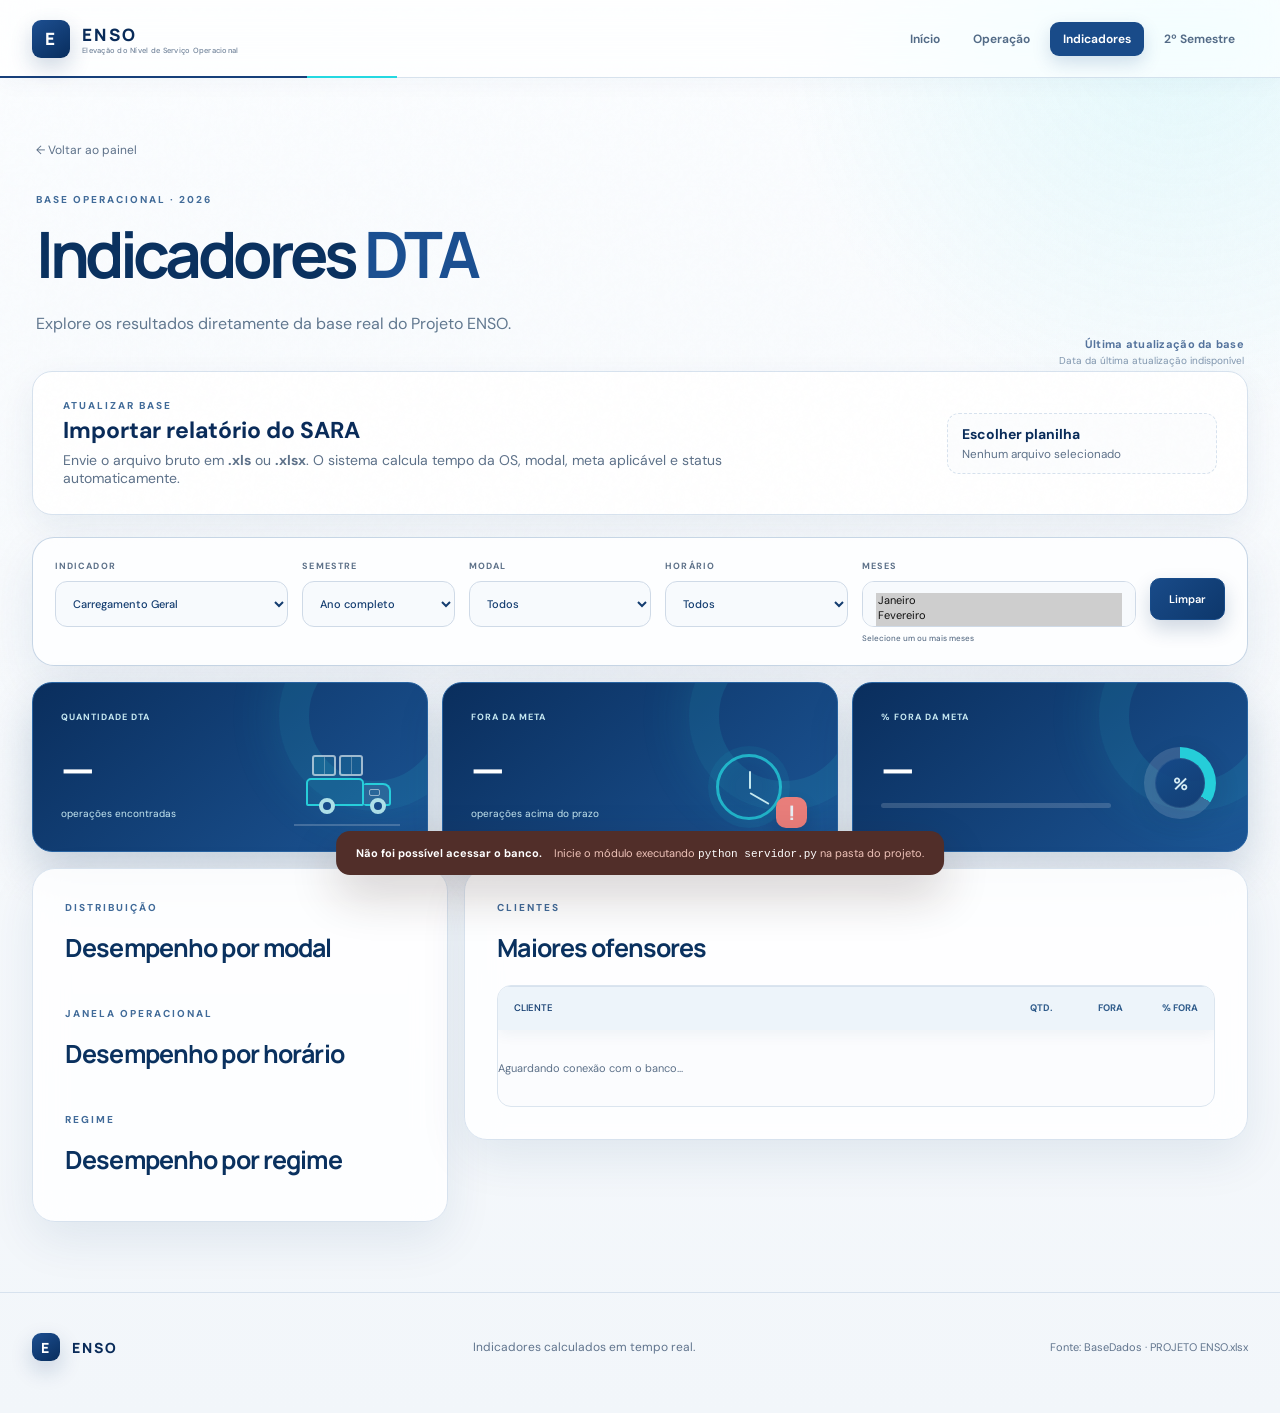
<file: paginas/indicadores-dta.html>
<!doctype html><html lang="pt-BR"><head><meta charset="utf-8"><meta name="viewport" content="width=device-width,initial-scale=1"><link rel="icon" type="image/svg+xml" href="../images/favicon.svg"><title>ENSO | Indicadores DTA</title><link rel="preconnect" href="https://fonts.googleapis.com"><link rel="preconnect" href="https://fonts.gstatic.com" crossorigin><link href="https://fonts.googleapis.com/css2?family=DM+Sans:wght@400;500;600;700&family=Manrope:wght@600;700;800&display=swap" rel="stylesheet"><link rel="stylesheet" href="../css/style.css"><link rel="stylesheet" href="../css/indicadores.css?v=15"><link rel="stylesheet" href="../css/navigation.css"><link rel="stylesheet" href="../css/corporate.css?v=26"><link rel="stylesheet" href="../css/responsive.css?v=25"></head>
<body data-theme="multilog"><div class="noise"></div><header class="topbar"><a class="brand" href="../index.html"><span class="brand-mark">E</span><span>ENSO<small>performance operacional</small></span></a><nav><a href="../index.html">Início</a><a href="operacao.html">Operação</a><a href="metas.html">Metas</a><a class="active" href="indicadores-dta.html">Indicadores DTA</a><a href="projeto-segundo-semestre.html">2º Semestre</a></nav><button class="icon-button" id="themeToggle" aria-label="Alternar tema">◐</button></header>
<main class="data-page"><section class="data-hero"><div><a class="back" href="../index.html">← Voltar ao painel</a><p class="eyebrow">BASE OPERACIONAL · 2026</p><h1>Indicadores <em>DTA</em></h1><p class="lead">Explore os resultados diretamente da base real do Projeto ENSO.</p></div><div class="base-update-note"><span><b>Última atualização da base</b><small id="lastUpdate">Consultando histórico...</small></span></div></section>
<section class="import-panel"><div><p class="eyebrow">ATUALIZAR BASE</p><h2>Importar relatório do SARA</h2><p>Envie o arquivo bruto em <b>.xls</b> ou <b>.xlsx</b>. O sistema calcula tempo da OS, modal, meta aplicável e status automaticamente.</p></div><form id="importForm"><label class="file-picker"><input id="spreadsheet" name="planilha" type="file" accept=".xls,.xlsx" required><span>Escolher planilha</span><small id="fileName">Nenhum arquivo selecionado</small></label><button id="importButton" type="submit">Importar e analisar</button></form><p id="importMessage" class="import-message" hidden></p></section>
<section class="filter-bar"><label>Indicador<select id="indicator"><option value="DTA">Descarga DTA</option><option value="DTA-S MARITIMO">DTA-S Marítimo</option><option value="DTA-S AEREO">DTA-S Aéreo</option></select></label><label>Modal<select id="modal"><option value="">Todos</option><option>MARITIMO</option><option>AEREO</option><option>TERRESTRE</option></select></label><label>Horário<select id="period"><option value="">Todos</option><option>07h - 12h</option><option>12h - 18h</option><option>18h - 22h</option><option>22h - 07h</option></select></label><label class="search">Cliente<input id="search" type="search" placeholder="Buscar cliente..."></label><button id="clearFilters">Limpar</button></section>
<section class="data-kpis"><article><span>QUANTIDADE DTA</span><strong id="total">—</strong><small>operações encontradas</small></article><article><span>FORA DA META</span><strong id="outside">—</strong><small>operações acima do prazo</small></article><article class="risk"><span>% FORA DA META</span><strong id="percentage">—</strong><div class="risk-track"><i id="riskBar"></i></div></article></section>
<section class="data-layout"><article class="panel dimension"><div class="panel-head"><div><p class="eyebrow">DISTRIBUIÇÃO</p><h2>Desempenho por modal</h2></div></div><div id="modalRows" class="metric-rows"></div><div class="panel-head second"><div><p class="eyebrow">JANELA OPERACIONAL</p><h2>Desempenho por horário</h2></div></div><div id="periodRows" class="metric-rows"></div></article>
<article class="panel customer-panel"><div class="panel-head"><div><p class="eyebrow">CLIENTES</p><h2>Maiores ofensores</h2></div><span class="result-count" id="clientCount"></span></div><div class="customer-table"><div class="customer-row head"><span>Cliente</span><span>Qtd.</span><span>Fora</span><span>% fora</span></div><div id="customerRows"></div></div></article></section>
<div class="api-error" id="apiError" hidden><strong>Não foi possível acessar o banco.</strong><span>Inicie o módulo executando <code>python servidor.py</code> na pasta do projeto.</span></div></main><footer><div class="brand"><span class="brand-mark">E</span><span>ENSO</span></div><p>Indicadores calculados em tempo real.</p><span>Fonte: BaseDados · PROJETO ENSO.xlsx</span></footer><script src="../js/supabase-config.js"></script><script src="../js/supabase-api.js?v=6"></script><script src="../js/script.js?v=25"></script><script src="../js/indicadores.js?v=6"></script></body></html>
</file>
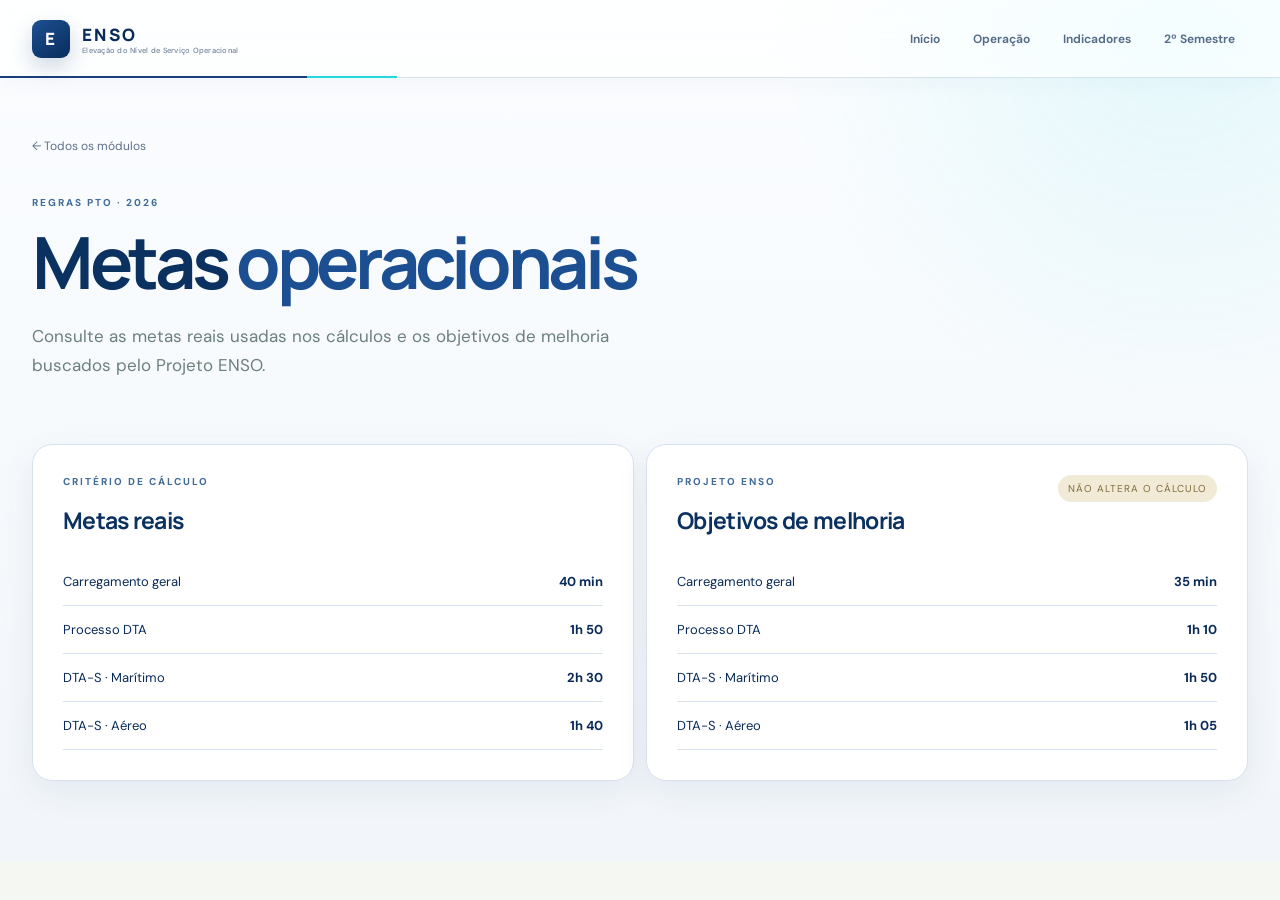
<file: paginas/metas.html>
<!doctype html><html lang="pt-BR"><head><meta charset="utf-8"><meta name="viewport" content="width=device-width,initial-scale=1"><link rel="icon" type="image/svg+xml" href="../images/favicon.svg"><title>ENSO | Metas PTO</title><link rel="stylesheet" href="../css/style.css"><link href="https://fonts.googleapis.com/css2?family=DM+Sans:wght@400;500;600;700&family=Manrope:wght@600;700;800&display=swap" rel="stylesheet"><link rel="stylesheet" href="../css/navigation.css"><link rel="stylesheet" href="../css/corporate.css?v=25"><link rel="stylesheet" href="../css/responsive.css?v=25"></head><body data-theme="multilog"><header class="topbar"><a class="brand" href="../index.html"><span class="brand-mark">E</span><span>ENSO<small>performance operacional</small></span></a><nav><a href="../index.html">Início</a><a href="operacao.html">Operação</a><a class="active" href="metas.html">Metas</a><a href="indicadores-dta.html">Indicadores DTA</a><a href="projeto-segundo-semestre.html">2º Semestre</a></nav><button class="icon-button" id="themeToggle">◐</button></header><main><section class="hero"><div><a class="back" href="../index.html">← Todos os módulos</a><p class="eyebrow">REGRAS PTO · 2026</p><h1>Metas <em>operacionais</em></h1><p class="lead">Consulte as metas reais usadas nos cálculos e os objetivos de melhoria buscados pelo Projeto ENSO.</p></div></section><section class="split"><article class="panel goals"><div class="panel-head"><div><p class="eyebrow">CRITÉRIO DE CÁLCULO</p><h2>Metas reais</h2></div></div><div class="goal-list"><div><span>Carregamento geral</span><strong>40 min</strong></div><div><span>Processo DTA</span><strong>1h 50</strong></div><div><span>DTA-S · Marítimo</span><strong>2h 30</strong></div><div><span>DTA-S · Aéreo</span><strong>1h 40</strong></div></div></article><article class="panel goals"><div class="panel-head"><div><p class="eyebrow">PROJETO ENSO</p><h2>Objetivos de melhoria</h2></div><span class="badge warm">não altera o cálculo</span></div><div class="goal-list"><div><span>Carregamento geral</span><strong>35 min</strong></div><div><span>Processo DTA</span><strong>1h 10</strong></div><div><span>DTA-S · Marítimo</span><strong>1h 50</strong></div><div><span>DTA-S · Aéreo</span><strong>1h 05</strong></div></div></article></section></main><script src="../js/script.js?v=25"></script></body></html>
</file>
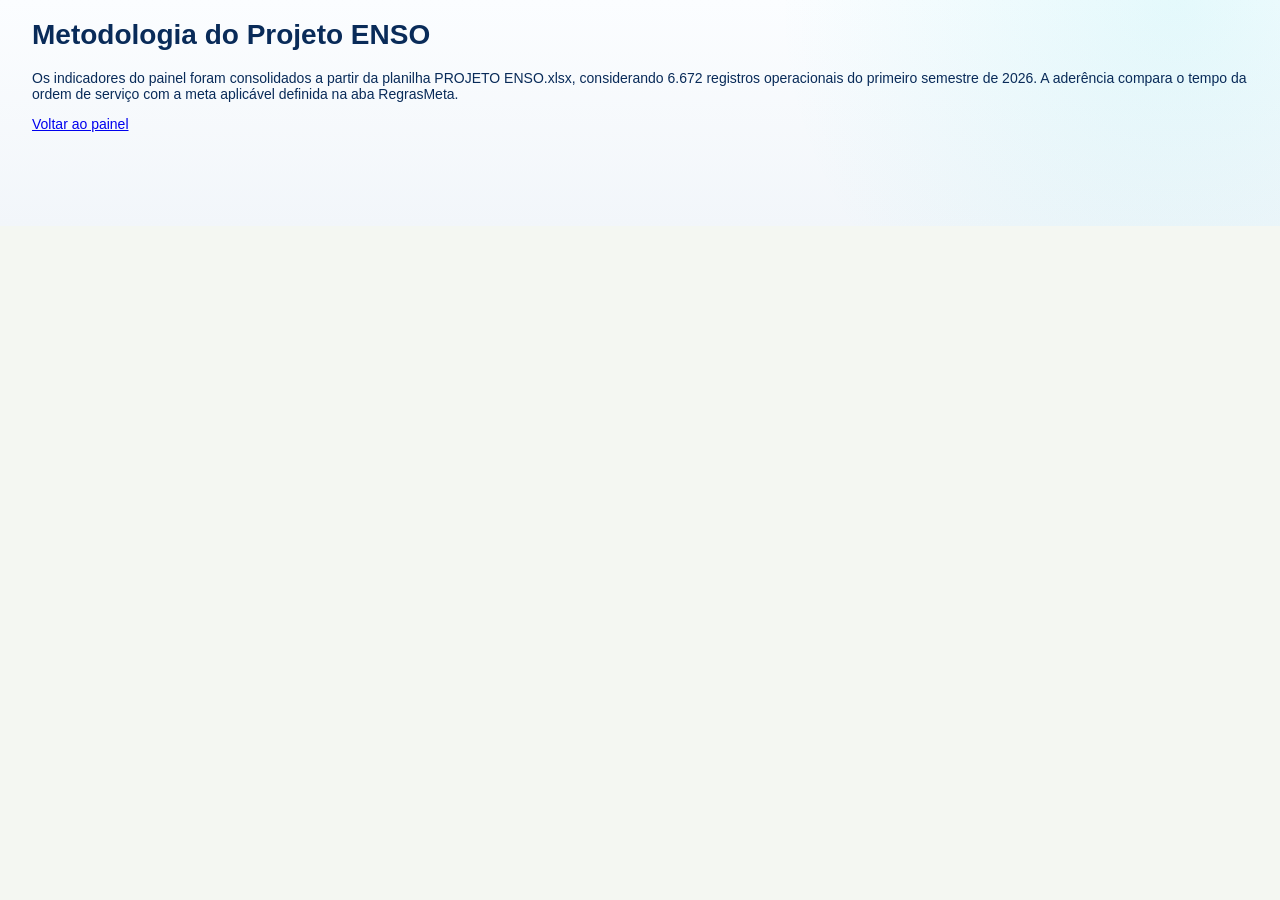
<file: paginas/metodologia.html>
<!doctype html><html lang="pt-BR"><head><meta charset="utf-8"><meta name="viewport" content="width=device-width,initial-scale=1"><link rel="icon" type="image/svg+xml" href="../images/favicon.svg"><title>ENSO — Metodologia</title><link rel="stylesheet" href="../css/style.css"><link rel="stylesheet" href="../css/navigation.css"><link rel="stylesheet" href="../css/corporate.css?v=25"><link rel="stylesheet" href="../css/responsive.css?v=25"></head><body data-theme="multilog"><main><h1>Metodologia do Projeto ENSO</h1><p>Os indicadores do painel foram consolidados a partir da planilha PROJETO ENSO.xlsx, considerando 6.672 registros operacionais do primeiro semestre de 2026. A aderência compara o tempo da ordem de serviço com a meta aplicável definida na aba RegrasMeta.</p><p><a href="../index.html">Voltar ao painel</a></p></main></body></html>
</file>
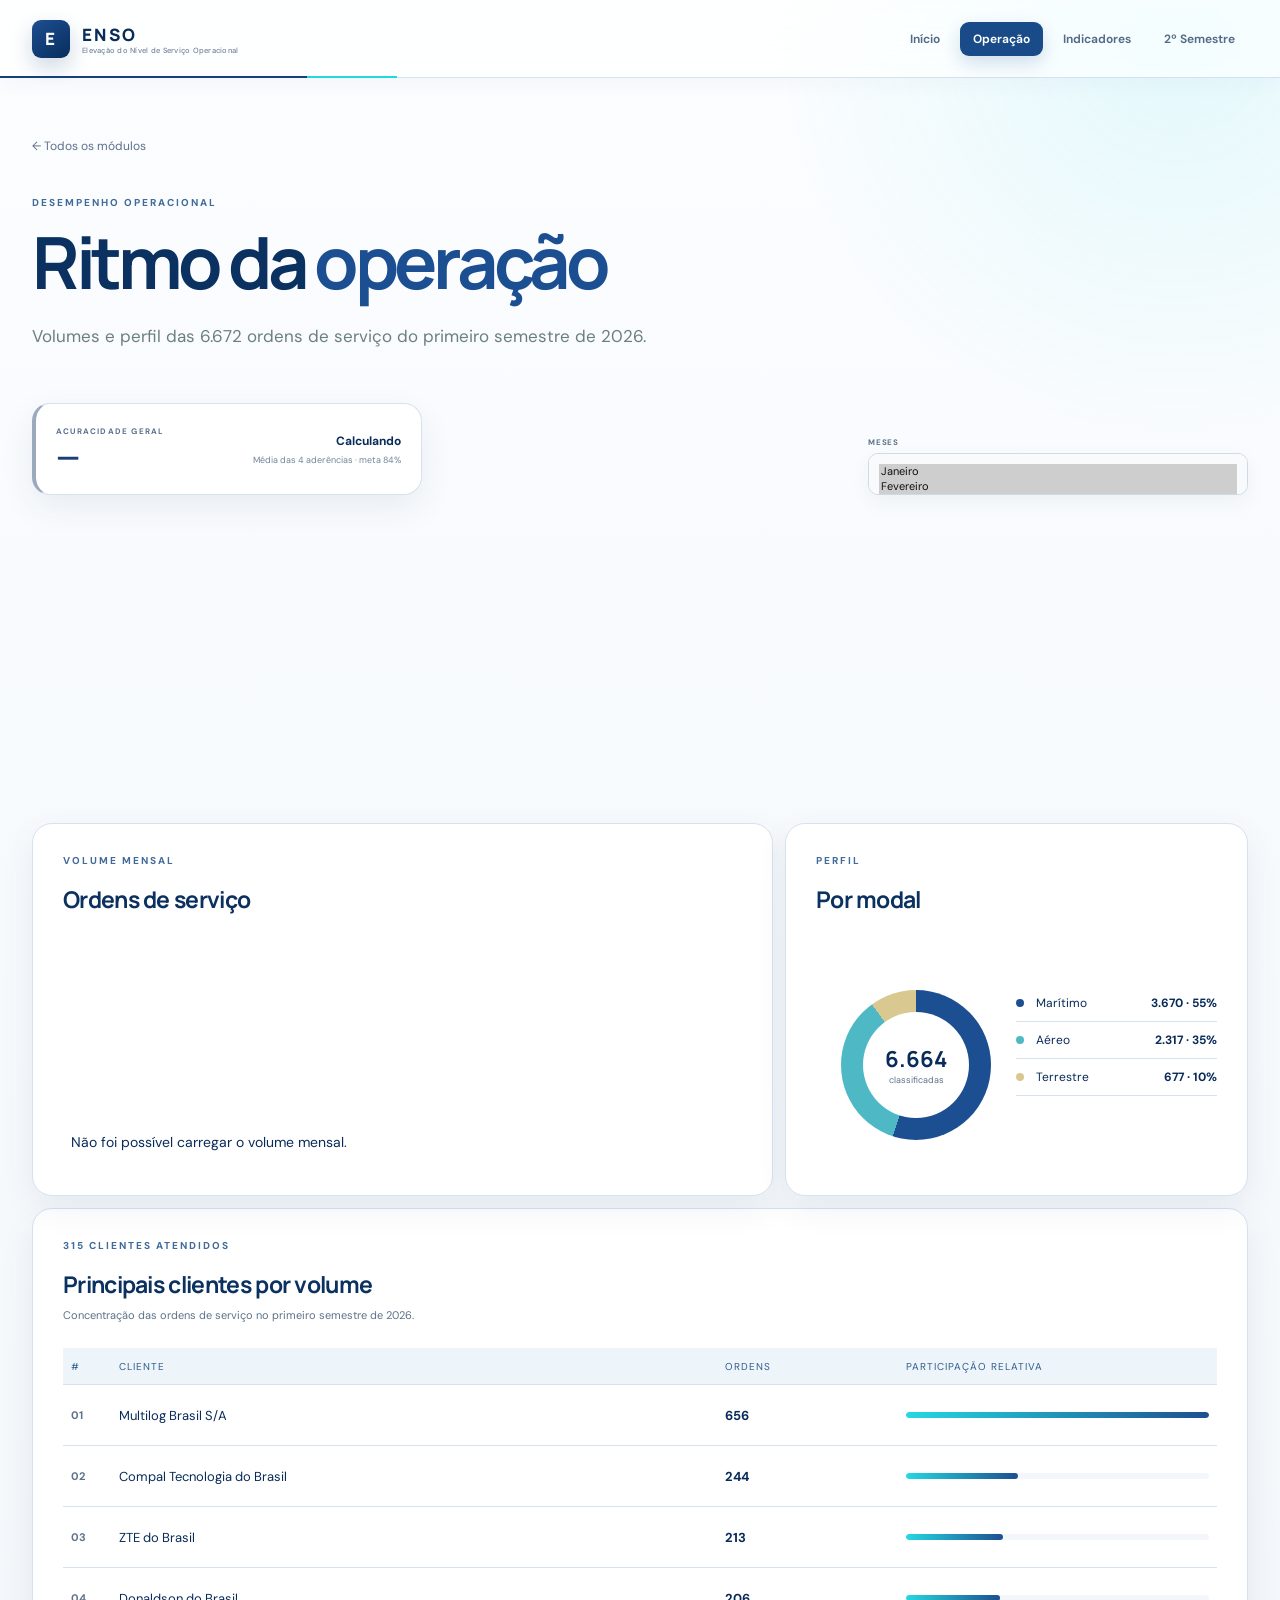
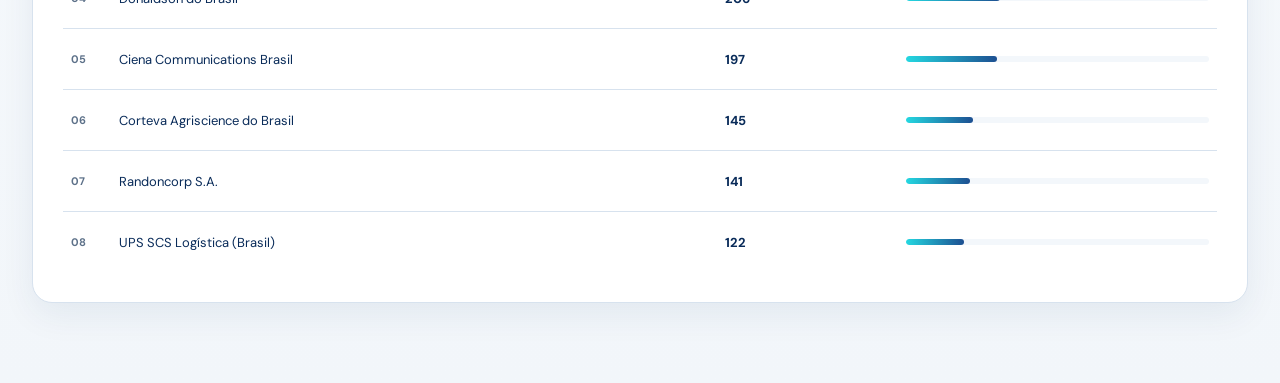
<file: paginas/operacao.html>
<!doctype html><html lang="pt-BR"><head><meta charset="utf-8"><meta name="viewport" content="width=device-width,initial-scale=1"><link rel="icon" type="image/svg+xml" href="../images/favicon.svg"><title>ENSO | Operação</title><link rel="preconnect" href="https://fonts.googleapis.com"><link rel="preconnect" href="https://fonts.gstatic.com" crossorigin><link href="https://fonts.googleapis.com/css2?family=DM+Sans:wght@400;500;600;700&family=Manrope:wght@600;700;800&display=swap" rel="stylesheet"><link rel="stylesheet" href="../css/style.css"><style>body.operation-page .kpi-grid{visibility:hidden;min-height:300px}</style><link rel="stylesheet" href="../css/navigation.css"><link rel="stylesheet" href="../css/corporate.css?v=25"><link rel="stylesheet" href="../css/responsive.css?v=25"><link rel="stylesheet" href="../css/operation-details.css?v=18"></head><body data-theme="multilog" class="operation-page"><header class="topbar"><a class="brand" href="../index.html"><span class="brand-mark">E</span><span>ENSO<small>performance operacional</small></span></a><nav><a href="../index.html">Início</a><a class="active" href="operacao.html">Operação</a><a href="metas.html">Metas</a><a href="indicadores-dta.html">Indicadores DTA</a><a href="projeto-segundo-semestre.html">2º Semestre</a></nav><button class="icon-button" id="themeToggle">◐</button></header><main><section class="hero"><div><a class="back" href="../index.html">← Todos os módulos</a><p class="eyebrow">DESEMPENHO OPERACIONAL</p><h1>Ritmo da <em>operação</em></h1><p class="lead">Volumes e perfil das 6.672 ordens de serviço do primeiro semestre de 2026.</p></div></section><div class="operation-overview-bar"><article class="operation-accuracy is-loading" id="operationAccuracy" aria-live="polite"><div><span>ACURACIDADE GERAL</span><strong>—</strong></div><p><b>Calculando</b><small>Média das 4 aderências · meta 84%</small></p></article><div class="operation-month-only"><label>Meses<select id="operationMonths" multiple size="1"></select></label></div></div><section class="kpi-grid"><article class="kpi featured"><span>ADERÊNCIA À META</span><strong>73,7%</strong><p>4.917 operações dentro do prazo</p></article><article class="kpi"><span>ORDENS DE SERVIÇO</span><strong>6.672</strong><p>1.112 em média por mês</p></article><article class="kpi"><span>TEMPO MÉDIO</span><strong>1h 05</strong><p>Do início ao término da OS</p></article><article class="kpi"><span>FORA DA META</span><strong>1.747</strong><p>26,2% da base analisada</p></article></section><section class="dashboard-grid"><article class="panel chart-panel"><div class="panel-head"><div><p class="eyebrow">VOLUME MENSAL</p><h2>Ordens de serviço</h2></div></div><div class="bars"><div><span>1.239</span><i style="--h:100%"></i><small>JAN</small></div><div><span>1.116</span><i style="--h:90%"></i><small>FEV</small></div><div><span>1.153</span><i style="--h:93%"></i><small>MAR</small></div><div><span>1.103</span><i style="--h:89%"></i><small>ABR</small></div><div><span>1.021</span><i style="--h:82%"></i><small>MAI</small></div><div><span>1.032</span><i style="--h:83%"></i><small>JUN</small></div></div></article><article class="panel modal-panel"><div class="panel-head"><div><p class="eyebrow">PERFIL</p><h2>Por modal</h2></div></div><div class="donut"><div><strong>6.664</strong><small>classificadas</small></div></div><ul class="legend"><li><i class="sea"></i><span>Marítimo</span><b>3.670 · 55%</b></li><li><i class="air"></i><span>Aéreo</span><b>2.317 · 35%</b></li><li><i class="land"></i><span>Terrestre</span><b>677 · 10%</b></li></ul></article></section></main><script src="../js/supabase-config.js"></script><script src="../js/supabase-api.js?v=5"></script><script src="../js/script.js?v=27"></script></body></html>
</file>
<file: css/style.css>
:root{--ink:#102e2a;--muted:#687b77;--paper:#f3f5ef;--card:#fff;--line:#dce3dc;--mint:#c5f166;--green:#184f45;--teal:#53a99a;--sand:#e7d5a7;--shadow:0 18px 50px rgba(16,46,42,.08)}
*{box-sizing:border-box}html{scroll-behavior:smooth}body{margin:0;background:var(--paper);color:var(--ink);font-family:"DM Sans",sans-serif;transition:.25s;background-color:var(--paper)}body.dark{--ink:#e8f5f0;--muted:#a8c0b8;--paper:#0a1815;--card:#0f2824;--line:#1e3a35;--green:#c5f166;--shadow:0 18px 50px rgba(0,0,0,.25)}.noise{position:fixed;inset:0;pointer-events:none;opacity:.025;background-image:url("data:image/svg+xml,%3Csvg viewBox='0 0 160 160' xmlns='http://www.w3.org/2000/svg'%3E%3Cfilter id='n'%3E%3CfeTurbulence type='fractalNoise' baseFrequency='.8' numOctaves='3' stitchTiles='stitch'/%3E%3C/filter%3E%3Crect width='100%25' height='100%25' filter='url(%23n)'/%3E%3C/svg%3E")}.topbar{height:84px;display:flex;align-items:center;justify-content:space-between;max-width:1240px;margin:auto;padding:0 24px;border-bottom:1px solid var(--line)}.brand{display:flex;align-items:center;gap:12px;color:var(--ink);text-decoration:none;font:800 19px Manrope;letter-spacing:.12em}.brand small{display:block;font:500 9px "DM Sans";color:var(--muted);letter-spacing:.06em}.brand-mark{width:36px;height:36px;border-radius:10px;display:grid;place-items:center;background:var(--ink);color:var(--paper);font-weight:800}.topbar nav{display:flex;gap:36px}.topbar nav a{color:var(--muted);text-decoration:none;font-size:14px;font-weight:600}.topbar nav a:hover,.topbar nav a.active{color:var(--ink)}.icon-button{border:1px solid var(--line);background:var(--card);color:var(--ink);width:40px;height:40px;border-radius:50%;font-size:20px;cursor:pointer}main{max-width:1240px;margin:auto;padding:0 24px 80px}.hero{padding:74px 0 52px;display:flex;align-items:flex-end;justify-content:space-between;gap:40px}.eyebrow{font-size:11px;font-weight:700;letter-spacing:.18em;color:var(--muted);margin:0 0 16px}.hero .eyebrow span{display:inline-block;width:28px;height:2px;vertical-align:middle;background:var(--mint);margin-right:9px}.hero h1{font:700 clamp(40px,6vw,72px)/1.02 Manrope;margin:0;letter-spacing:-.055em;max-width:850px}.hero h1 em{font-style:normal;color:var(--green)}.lead{max-width:660px;color:var(--muted);font-size:17px;line-height:1.65;margin:24px 0 0}.hero-status{display:flex;align-items:center;gap:12px;border:1px solid var(--line);background:var(--card);padding:14px 18px;border-radius:14px;white-space:nowrap}.hero-status strong,.hero-status small{display:block}.hero-status strong{font-size:13px}.hero-status small{font-size:11px;color:var(--muted);margin-top:2px}.pulse{width:9px;height:9px;border-radius:50%;background:#62d087;box-shadow:0 0 0 5px rgba(98,208,135,.13)}.kpi-grid{display:grid;grid-template-columns:1.35fr repeat(3,1fr);gap:12px}.kpi,.panel{background:var(--card);border:1px solid var(--line);border-radius:18px;box-shadow:var(--shadow)}.kpi{padding:24px;min-height:185px;display:flex;flex-direction:column;justify-content:space-between}.kpi.featured{background:var(--ink);color:var(--paper)}body.dark .kpi.featured{background:#c5f166;color:#102e2a}.kpi>span,.kpi-top{font-size:10px;font-weight:700;letter-spacing:.14em;color:var(--muted)}.kpi.featured .kpi-top{display:flex;justify-content:space-between;color:#a9bbb5}.trend{color:var(--mint)}.kpi strong{font:700 38px Manrope;letter-spacing:-.05em}.kpi.featured strong{font-size:50px}.kpi strong small{font-size:22px}.kpi p{margin:0;color:var(--muted);font-size:12px}.kpi.featured p{color:#a9bbb5}.progress{height:5px;border-radius:5px;background:#34534e;overflow:hidden}.progress i{display:block;height:100%;background:var(--mint);border-radius:5px}.dashboard-grid,.split{display:grid;grid-template-columns:1.6fr 1fr;gap:12px;margin-top:12px}.panel{padding:28px}.panel-head{display:flex;align-items:flex-start;justify-content:space-between}.panel-head h2{font:700 22px Manrope;margin:0;letter-spacing:-.03em}.badge{font-size:10px;text-transform:uppercase;letter-spacing:.1em;padding:7px 10px;background:var(--paper);border-radius:20px;color:var(--muted)}.badge.warm{background:#f1ead7;color:#816b39}.bars{height:250px;display:flex;align-items:flex-end;gap:18px;padding:38px 8px 0}.bars div{height:100%;flex:1;display:flex;flex-direction:column;justify-content:flex-end;align-items:center;gap:8px}.bars span{font-size:10px;color:var(--muted)}.bars i{height:var(--h);width:100%;max-width:46px;border-radius:7px 7px 2px 2px;background:linear-gradient(180deg,var(--mint),#9dcc4b);transition:.3s}.bars div:hover i{filter:saturate(1.3);transform:translateY(-3px)}.bars small{font-weight:700;font-size:10px;color:var(--muted)}.modal-panel{display:grid;grid-template-columns:1fr 1fr}.modal-panel .panel-head{grid-column:1/-1}.donut{width:150px;height:150px;margin:auto;border-radius:50%;display:grid;place-items:center;background:conic-gradient(var(--green) 0 55%,var(--teal) 55% 90%,var(--sand) 90%);position:relative}.donut:after{content:"";position:absolute;inset:22px;background:var(--card);border-radius:50%}.donut div{z-index:1;text-align:center}.donut strong,.donut small{display:block}.donut strong{font:700 22px Manrope}.donut small{font-size:9px;color:var(--muted)}.legend{list-style:none;padding:20px 0 0;margin:0}.legend li{display:grid;grid-template-columns:12px 1fr auto;gap:8px;align-items:center;padding:10px 0;border-bottom:1px solid var(--line);font-size:12px}.legend i{width:8px;height:8px;border-radius:50%}.legend .sea{background:var(--green)}.legend .air{background:var(--teal)}.legend .land{background:var(--sand)}.legend b small{color:var(--muted);font-weight:500}.split{grid-template-columns:1fr 1fr}.goal-list{margin-top:22px}.goal-list>div{display:flex;align-items:center;justify-content:space-between;padding:15px 0;border-bottom:1px solid var(--line);font-size:13px}.goal-list span{display:flex;align-items:center;gap:12px}.goal-list i,.number{font-style:normal;font:600 10px Manrope;color:var(--muted);width:28px;height:28px;border-radius:8px;background:var(--paper);display:grid;place-items:center}.note{font-size:11px;color:var(--muted);margin:16px 0 0}.insight{display:flex;gap:15px;padding:20px 0;border-bottom:1px solid var(--line)}.insight:last-child{border:0}.insight strong{font-size:14px}.insight p{font-size:12px;color:var(--muted);line-height:1.55;margin:5px 0 0}.clients{margin-top:12px}.text-button{border:0;background:none;color:var(--green);font:700 12px "DM Sans";cursor:pointer}.client-table{margin-top:20px}.table-row{display:grid;grid-template-columns:48px 2fr .6fr 1fr;align-items:center;min-height:56px;border-top:1px solid var(--line);font-size:13px}.table-row.header{min-height:36px;border:0;color:var(--muted);font-size:10px;text-transform:uppercase;letter-spacing:.1em}.table-row>b{color:var(--muted);font-size:11px}.micro{height:5px;background:var(--paper);border-radius:5px;overflow:hidden}.micro i{display:block;height:100%;background:var(--green);border-radius:5px}.extra{display:none}.client-table.expanded .extra{display:grid}footer{max-width:1240px;margin:auto;padding:30px 24px 45px;border-top:1px solid var(--line);display:flex;justify-content:space-between;align-items:center;color:var(--muted);font-size:11px}footer .brand{font-size:14px}footer .brand-mark{width:28px;height:28px}footer p{font-size:12px}@media(max-width:900px){.topbar nav{display:none}.hero{padding-top:50px;display:block}.hero-status{margin-top:28px;width:max-content}.kpi-grid{grid-template-columns:1fr 1fr}.dashboard-grid,.split{grid-template-columns:1fr}.modal-panel{min-height:270px}}@media(max-width:570px){.topbar{height:70px}.hero{padding:40px 0}.hero h1{font-size:42px}.lead{font-size:15px}.kpi-grid{grid-template-columns:1fr}.kpi{min-height:150px}.modal-panel{grid-template-columns:1fr}.donut{margin-top:25px}.legend{padding-top:10px}.table-row{grid-template-columns:35px 1.7fr .5fr}.table-row>:last-child{display:none}.panel{padding:22px}.bars{gap:8px;height:210px;padding-left:0;padding-right:0}.bars i{max-width:34px}footer{align-items:flex-start;gap:20px;flex-direction:column}footer p{margin:0}}

.semester-page{padding-bottom:70px}.semester-hero{padding:62px 0 44px;display:grid;grid-template-columns:1fr 290px;gap:60px;align-items:end}.semester-hero h1{font:700 clamp(40px,5vw,64px)/1.03 Manrope;letter-spacing:-.055em;margin:0}.semester-hero h1 em{font-style:normal;color:var(--green)}.back{display:inline-block;margin-bottom:42px;color:var(--muted);font-size:12px;text-decoration:none}.semester-hero .eyebrow span{display:inline-block;width:28px;height:2px;vertical-align:middle;background:var(--mint);margin-right:9px}.semester-summary{background:var(--ink);color:var(--paper);border-radius:18px;padding:27px}.semester-summary>span{font-size:9px;letter-spacing:.15em;color:#a9bbb5}.semester-summary>strong{font:700 68px Manrope;display:block;line-height:1;margin-top:24px}.semester-summary p{margin:0 0 26px;color:#a9bbb5}.semester-summary div{display:flex;gap:18px;padding-top:18px;border-top:1px solid #34534e;font-size:11px}.assignment-strip{display:grid;grid-template-columns:repeat(5,1fr);border:1px solid var(--line);background:var(--card);border-radius:16px;overflow:hidden;margin-bottom:60px}.assignment-strip div{padding:20px;border-right:1px solid var(--line)}.assignment-strip div:last-child{border:0}.assignment-strip span,.assignment-strip strong{display:block}.assignment-strip span{font-size:9px;text-transform:uppercase;letter-spacing:.1em;color:var(--muted);margin-bottom:7px}.assignment-strip strong{font-size:13px}.section-title{display:flex;justify-content:space-between;align-items:end;margin-bottom:20px}.section-title h2{font:700 28px Manrope;margin:0}.filters{display:flex;gap:6px}.filter{border:1px solid var(--line);background:var(--card);color:var(--muted);border-radius:20px;padding:8px 13px;font:600 10px "DM Sans";cursor:pointer}.filter.active{background:var(--ink);color:var(--paper);border-color:var(--ink)}.pillar{background:var(--card);border:1px solid var(--line);border-radius:18px;margin-bottom:12px;overflow:hidden}.pillar-title{padding:24px 27px;display:grid;grid-template-columns:42px 1fr auto;gap:14px;align-items:center}.pillar-title>span,.pending-card>span{width:34px;height:34px;border-radius:10px;background:var(--mint);color:#17382f;display:grid;place-items:center;font:700 11px Manrope}.pillar-title h3,.pending-card h3{font:700 19px Manrope;margin:0}.pillar-title p{font-size:11px;color:var(--muted);margin:4px 0 0}.owner{font-size:10px;text-transform:uppercase;letter-spacing:.08em;background:var(--paper);padding:8px 10px;border-radius:8px}.actions-table{border-top:1px solid var(--line)}.action{display:grid;grid-template-columns:1fr 160px 120px;gap:20px;align-items:center;padding:13px 27px;border-bottom:1px solid var(--line);font-size:12px}.action.head{font-size:9px;color:var(--muted);text-transform:uppercase;letter-spacing:.1em}.action time{font-size:10px;background:rgba(197,241,102,.3);padding:6px 8px;border-radius:7px;text-align:center}.tools{margin:0;padding:15px 27px;font-size:10px;color:var(--muted)}.tools b{color:var(--ink);margin-right:12px}.pending-grid{display:grid;grid-template-columns:repeat(2,1fr);gap:12px}.pending-card{padding:25px;margin:0}.pending-card:nth-child(5){grid-column:1/-1}.pending-card h3{margin:16px 0 7px}.pending-card>p{font-size:12px;color:var(--muted);line-height:1.55}.pending-card>div{display:flex;justify-content:space-between;align-items:center;margin:20px 0;padding-top:15px;border-top:1px solid var(--line);font-size:11px}.pending-card em{font-style:normal;color:#a76d31;background:#f5ead8;border-radius:7px;padding:6px 8px}.pending-card small{color:var(--muted)}.project-indicator{margin-top:60px;border-radius:20px;background:var(--ink);color:var(--paper);padding:35px;display:grid;grid-template-columns:1.2fr 1fr .6fr;gap:45px;align-items:center}.project-indicator h2{font:700 24px Manrope;margin:0}.project-indicator p{color:#a9bbb5;font-size:12px;line-height:1.5}.formula{text-align:center;font-size:11px}.formula span{display:block}.formula i{display:block;height:1px;background:#a9bbb5;margin:7px}.formula b{display:block;margin-top:9px;color:var(--mint)}.target{border-left:1px solid #34534e;padding-left:30px}.target span,.target small{font-size:9px;letter-spacing:.12em;color:#a9bbb5}.target strong{display:block;font:700 43px Manrope;color:var(--mint)}.target p{margin:0 0 16px}.pillar.is-hidden{display:none}@media(max-width:900px){.semester-hero{grid-template-columns:1fr}.semester-summary{max-width:320px}.assignment-strip{grid-template-columns:1fr 1fr}.project-indicator{grid-template-columns:1fr}.target{border-left:0;border-top:1px solid #34534e;padding:24px 0 0}}@media(max-width:570px){.semester-hero h1{font-size:40px}.assignment-strip,.pending-grid{grid-template-columns:1fr}.pending-card:nth-child(5){grid-column:auto}.section-title{display:block}.filters{margin-top:17px}.pillar-title{grid-template-columns:38px 1fr}.owner{grid-column:2}.action{grid-template-columns:1fr 90px;padding:13px 18px}.action.head>*:last-child{display:none}.project-indicator{padding:25px}}
.bars .month-group{height:100%;flex:1;display:flex;flex-direction:column;justify-content:flex-end;align-items:center;gap:8px}.bars .bar-values{width:54px;height:auto;display:flex;flex:none;justify-content:center}.bars .bar-values span{font-size:9px;font-weight:700;color:var(--ink)}.bars .bar-pair{width:54px;height:calc(100% - 38px);display:flex;flex:none;flex-direction:row;align-items:flex-end;justify-content:center;gap:5px}.bars .bar-pair i{width:22px;max-width:none;height:var(--h);min-height:2px}.bars .bar-pair .inside-bar{background:linear-gradient(180deg,var(--mint),#72b947)}.bars .bar-pair .outside-bar{background:linear-gradient(180deg,#f58a82,#df5148)}.bar-legend{display:flex;gap:15px;color:var(--muted);font-size:9px}.bar-legend span{display:flex;align-items:center;gap:5px}.bar-legend i{width:8px;height:8px;border-radius:2px;background:var(--mint)}.bar-legend span:last-child i{background:#df5148}
.bars .month-group{gap:9px}.bars .month-total{height:auto;flex:none;display:flex;flex-direction:column;align-items:center;gap:0;padding:4px 9px;border:1px solid var(--line);border-radius:9px;background:color-mix(in srgb,var(--card) 88%,var(--mint) 12%);box-shadow:0 5px 14px rgba(16,46,42,.05)}.bars .month-total span{font:700 10px Manrope;color:var(--ink)}.bars .month-total em{font-style:normal;font-size:7px;line-height:1.1;text-transform:uppercase;letter-spacing:.1em;color:var(--muted)}.bars .bar-pair{height:calc(100% - 60px);width:70px;gap:8px}.bars .bar-column{position:relative;width:27px;height:100%;flex:none;display:flex;flex-direction:column;justify-content:flex-end;align-items:center;gap:5px}.bars .bar-column span{font-size:8px;font-weight:700;color:var(--muted);line-height:1}.bars .bar-column i{width:25px;border-radius:7px 7px 3px 3px;box-shadow:inset 0 1px rgba(255,255,255,.35),0 5px 12px rgba(16,46,42,.07);transition:transform .2s,filter .2s}.bars .bar-column:hover i{transform:translateY(-2px);filter:saturate(1.15)}.bars .month-group>small{font-size:9px;letter-spacing:.08em}.bar-legend{padding:7px 10px;border:1px solid var(--line);border-radius:20px;background:var(--paper)}
@media(max-width:700px){.bars{gap:7px;overflow-x:auto}.bars .month-group{min-width:74px}.bar-legend{display:none}}
.bar-legend b{font-weight:700;color:var(--ink)}
.strategy-map{margin-bottom:62px;padding:30px;background:var(--card);border:1px solid var(--line);border-radius:20px;display:grid;grid-template-columns:.72fr 1.6fr;gap:42px;box-shadow:var(--shadow)}.strategy-intro{padding:8px}.strategy-intro h2{font:700 27px/1.2 Manrope;letter-spacing:-.04em;margin:0}.strategy-intro h2 em{display:block;font-style:normal;color:var(--green)}.strategy-intro>p:last-child{font-size:12px;line-height:1.6;color:var(--muted);margin-top:18px}.strategy-list{display:grid;grid-template-columns:1fr 1fr;gap:0 24px}.strategy-list article{display:grid;grid-template-columns:34px 1fr;gap:12px;padding:13px 0;border-bottom:1px solid var(--line)}.strategy-list article:last-child{grid-column:1/-1}.strategy-list article>b{width:30px;height:30px;border-radius:9px;display:grid;place-items:center;background:rgba(197,241,102,.35);color:var(--green);font:700 9px Manrope}.strategy-list h3{font:700 13px Manrope;margin:0 0 4px}.strategy-list p{font-size:10px;line-height:1.45;color:var(--muted);margin:0}@media(max-width:900px){.strategy-map{grid-template-columns:1fr}.strategy-list{grid-template-columns:1fr}.strategy-list article:last-child{grid-column:auto}}@media(max-width:570px){.strategy-map{padding:22px}}

/* Apresentação executiva do projeto */
.enso-letter{display:inline-block;font-style:normal;color:#83b735;text-shadow:0 5px 18px rgba(16,46,42,.1)}
.semester-hero{position:relative;min-height:430px;padding:68px 0 48px;align-items:center}.semester-hero:before{content:"";position:absolute;z-index:-1;width:520px;height:520px;right:120px;top:-170px;border-radius:50%;background:radial-gradient(circle,rgba(197,241,102,.13),rgba(197,241,102,0) 68%)}.semester-hero>div{max-width:780px}.semester-hero .lead{max-width:720px;font-size:16px}.semester-summary{position:relative;overflow:hidden;min-width:290px;padding:32px;border:1px solid rgba(197,241,102,.18);background:linear-gradient(145deg,#123f37,#0c2f2a);box-shadow:0 25px 55px rgba(16,46,42,.2)}.semester-summary:after{content:"";position:absolute;width:150px;height:150px;right:-65px;top:-65px;border-radius:50%;background:rgba(197,241,102,.08)}.semester-summary>strong{color:#fff}.semester-summary>p{font-size:13px}.semester-summary div b:last-child{color:var(--mint)}
.strategy-map{padding:12px;grid-template-columns:330px 1fr;gap:12px;border-radius:24px;background:var(--card);box-shadow:0 25px 70px rgba(16,46,42,.09)}.strategy-intro{position:relative;overflow:hidden;padding:34px;border-radius:17px;background:linear-gradient(150deg,#123f37,#0e302b);color:#fff;display:flex;flex-direction:column;justify-content:center}.strategy-intro:after{content:"07";position:absolute;right:-8px;bottom:-35px;font:800 130px Manrope;color:rgba(197,241,102,.055)}.strategy-intro .eyebrow{color:var(--mint)}.strategy-intro h2{position:relative;z-index:1;font-size:30px}.strategy-intro h2 em{color:var(--mint)}.strategy-intro>p:last-child{position:relative;z-index:1;color:#b5c9c3;font-size:11px}.strategy-list{padding:12px;gap:10px}.strategy-list article,.strategy-list article:last-child{position:relative;grid-column:auto;display:grid;grid-template-columns:38px 1fr;gap:13px;padding:17px;border:1px solid var(--line);border-radius:13px;background:color-mix(in srgb,var(--card) 82%,var(--paper) 18%);transition:transform .2s,border-color .2s,box-shadow .2s}.strategy-list article:last-child{grid-column:1/-1}.strategy-list article:hover{transform:translateY(-2px);border-color:#b9c9bf;box-shadow:0 10px 24px rgba(16,46,42,.07)}.strategy-list article>b{width:34px;height:34px;border-radius:10px;background:var(--mint);color:#17382f}.strategy-list h3{font-size:14px}.strategy-list p{font-size:9px;line-height:1.55}.strategy-list article:last-child p{max-width:690px}
@media(max-width:1000px){.strategy-map{grid-template-columns:1fr}.strategy-intro{min-height:260px}.semester-hero{min-height:0}.semester-summary{min-width:260px}}
@media(max-width:700px){.semester-hero:before{display:none}.strategy-map{padding:8px}.strategy-list{grid-template-columns:1fr}.strategy-list article:last-child{grid-column:auto}.strategy-intro{padding:27px}}
.semester-hero{grid-template-columns:minmax(0,1fr) 320px;align-items:start}.hero-side{display:grid;gap:12px;width:320px}.hero-side .semester-summary{min-width:0}.hero-side .strategy-intro{min-height:235px;padding:26px}.hero-side .strategy-intro h2{font-size:23px}.hero-side .strategy-intro>p:last-child{margin-bottom:0}.strategy-map{display:block}.strategy-map>.strategy-list{grid-template-columns:repeat(2,1fr)}
@media(max-width:900px){.hero-side{width:100%;grid-template-columns:1fr 1fr}.hero-side .strategy-intro{min-height:0}.strategy-map>.strategy-list{grid-template-columns:1fr}}
@media(max-width:620px){.hero-side{grid-template-columns:1fr}}
.semester-hero{grid-template-columns:minmax(0,1fr) 290px;align-items:center}.strategy-map{display:grid;grid-template-columns:330px 1fr}.strategy-map>.strategy-list{grid-template-columns:repeat(2,1fr)}
@media(max-width:1000px){.strategy-map{grid-template-columns:1fr}.strategy-intro{min-height:260px}}
@media(max-width:900px){.semester-hero{grid-template-columns:1fr}.strategy-map>.strategy-list{grid-template-columns:1fr}}
.semester-hero{grid-template-columns:1fr}
.semester-summary{display:none}
.operation-clients{margin-top:12px;padding:30px}.operation-clients .client-intro{margin:8px 0 0;color:var(--muted);font-size:11px}.operation-clients .client-table{margin-top:26px}
.semester-page>.strategy-map{display:none}
.semester-page>.semester-hero{display:none}
.strategy-intro{justify-content:flex-start;padding-bottom:78px}
.strategy-intro:before{content:"38 ações     Melhoria contínua";position:absolute;z-index:2;left:34px;right:34px;bottom:30px;padding-top:18px;border-top:1px solid rgba(255,255,255,.18);font:700 11px "DM Sans";word-spacing:3px;color:var(--mint)}
</file>
<file: css/indicadores.css>
.data-page{padding-bottom:70px}.data-hero{padding:55px 0 38px;display:flex;align-items:end;justify-content:space-between}.data-hero h1{font:700 58px/1 Manrope;margin:0;letter-spacing:-.055em}.data-hero h1 em{font-style:normal;color:var(--green)}.data-hero .back{margin-bottom:35px}.db-status{display:flex;gap:11px;align-items:center;background:var(--card);border:1px solid var(--line);border-radius:13px;padding:13px 16px}.db-status i{width:9px;height:9px;border-radius:50%;background:#60ca7f;box-shadow:0 0 0 5px rgba(96,202,127,.13)}.db-status b,.db-status small{display:block}.db-status b{font-size:11px}.db-status small{font-size:9px;color:var(--muted);margin-top:3px}.filter-bar{display:grid;grid-template-columns:1.2fr 1fr 1fr 1.5fr auto;gap:10px;padding:18px;background:var(--card);border:1px solid var(--line);border-radius:16px}.filter-bar label{font-size:9px;font-weight:700;letter-spacing:.08em;color:var(--muted);text-transform:uppercase}.filter-bar select,.filter-bar input{display:block;width:100%;margin-top:7px;padding:10px;border:1px solid var(--line);border-radius:9px;background:var(--paper);color:var(--ink);font:500 11px "DM Sans"}.filter-bar button{align-self:end;padding:10px 14px;border:1px solid var(--line);border-radius:9px;background:var(--ink);color:var(--paper);font:600 11px "DM Sans";cursor:pointer}.data-kpis{display:grid;grid-template-columns:repeat(3,1fr);gap:10px;margin:10px 0}.data-kpis article{background:var(--card);border:1px solid var(--line);border-radius:16px;padding:22px}.data-kpis span{display:block;font-size:9px;font-weight:700;letter-spacing:.11em;color:var(--muted)}.data-kpis strong{display:block;font:700 38px Manrope;margin:13px 0 5px}.data-kpis small{color:var(--muted);font-size:10px}.risk-track{height:5px;background:var(--paper);border-radius:5px;overflow:hidden}.risk-track i{display:block;height:100%;width:0;background:#f06b61;transition:.3s}.data-layout{display:grid;grid-template-columns:.85fr 1.6fr;gap:10px}.second{margin-top:32px}.metric-row{display:grid;grid-template-columns:1fr 70px 70px 70px;gap:8px;align-items:center;border-top:1px solid var(--line);padding:12px 0;font-size:11px}.metric-row span:first-child{font-weight:600}.metric-row span:not(:first-child){text-align:right}.rate{padding:5px 7px;border-radius:6px;font-weight:700}.rate.good{background:#d9f0d5;color:#34703b}.rate.warn{background:#f8ecc2;color:#7b651e}.rate.bad{background:#f8d9d5;color:#a34335}.customer-panel{min-width:0}.customer-table{margin-top:18px;overflow:auto;max-height:560px}.customer-row{display:grid;grid-template-columns:minmax(270px,1fr) 70px 70px 75px;align-items:center;min-height:39px;border-top:1px solid var(--line);font-size:10px}.customer-row.head{position:sticky;top:0;background:var(--card);z-index:1;color:var(--muted);font-size:9px;text-transform:uppercase}.customer-row span:not(:first-child){text-align:right}.customer-row .rate{justify-self:end}.result-count{font-size:9px;color:var(--muted)}.loading{color:var(--muted);font-size:11px;padding:20px 0}.api-error{position:fixed;left:50%;bottom:25px;transform:translateX(-50%);background:#512e29;color:#fff;padding:15px 20px;border-radius:12px;box-shadow:var(--shadow);display:flex;gap:12px;align-items:center;font-size:11px}.api-error[hidden]{display:none}.api-error span{color:#efc3b9}.api-error code{color:#fff}@media(max-width:900px){.filter-bar{grid-template-columns:1fr 1fr}.data-layout{grid-template-columns:1fr}.data-hero{display:block}.db-status{width:max-content;margin-top:22px}}@media(max-width:570px){.data-hero h1{font-size:43px}.filter-bar,.data-kpis{grid-template-columns:1fr}.metric-row{grid-template-columns:1fr repeat(3,55px)}.customer-row{grid-template-columns:minmax(210px,1fr) repeat(3,55px)}}
.import-panel{display:grid;grid-template-columns:1fr auto;gap:28px;align-items:center;padding:24px 28px;margin:0 0 22px;border:1px solid var(--line);border-radius:18px;background:var(--card)}
.import-panel h2{margin:3px 0 6px}.import-panel p{margin:0;color:var(--muted);max-width:720px}.import-panel form{display:flex;align-items:center;gap:12px}.file-picker{cursor:pointer;display:grid;gap:3px;min-width:220px;padding:11px 14px;border:1px dashed var(--line);border-radius:12px}.file-picker input{position:absolute;opacity:0;pointer-events:none}.file-picker span{font-weight:700}.file-picker small{color:var(--muted);max-width:230px;overflow:hidden;text-overflow:ellipsis;white-space:nowrap}.import-panel button{white-space:nowrap;padding:11px 15px;border:0;border-radius:10px;background:var(--ink);color:var(--paper);font:700 11px "DM Sans";cursor:pointer}.import-panel button:disabled{opacity:.55;cursor:wait}.import-message{grid-column:1/-1;padding:10px 12px;border-radius:10px;background:rgba(59,130,246,.1)}.import-message.success{color:#15803d;background:rgba(34,197,94,.12)}.import-message.error{color:#b91c1c;background:rgba(239,68,68,.12)}
@media(max-width:850px){.import-panel{grid-template-columns:1fr}.import-panel form{align-items:stretch;flex-direction:column}.file-picker{min-width:0}}
.filter-bar{grid-template-columns:1.2fr .8fr 1fr 1fr 1.5fr auto}
.filter-bar{grid-template-columns:1.15fr .75fr .9fr .9fr .9fr .9fr auto}
.filter-bar{grid-template-columns:1.15fr .75fr .9fr .9fr 1.35fr auto}.month-filter{position:relative}.month-filter select{min-height:38px}.month-filter small{display:block;margin-top:4px;color:var(--muted);font-size:8px;font-weight:500;letter-spacing:0;text-transform:none}
.data-page .filter-bar #clearFilters{align-self:start;margin-top:18px}
.data-hero .base-update-note{display:flex!important;align-items:center;justify-content:flex-end;min-width:250px;padding:0;border:0;background:transparent;box-shadow:none;text-align:right;opacity:.72;transform:translateY(30px)}
.data-hero .base-update-note b,.data-hero .base-update-note small{display:block}
.data-hero .base-update-note b{color:#173f78;font-size:11px;letter-spacing:.025em}
.data-hero .base-update-note small{margin-top:3px;color:#536f90;font-size:10px;font-variant-numeric:tabular-nums}
@media(max-width:1050px){.filter-bar{grid-template-columns:repeat(3,1fr)}}
@media(max-width:570px){.data-page .filter-bar #clearFilters{margin-top:0}}
@media(max-width:900px){.data-hero .base-update-note{width:max-content;margin-top:22px;transform:none}}
.data-layout.no-customers{grid-template-columns:1fr}
.import-loading{position:fixed;inset:0;z-index:9999;display:grid;place-items:center;padding:24px;background:rgba(226,237,247,.52);backdrop-filter:blur(10px) saturate(90%);-webkit-backdrop-filter:blur(10px) saturate(90%)}
.import-loading[hidden]{display:none}.is-importing{overflow:hidden}
.import-loading-card{width:min(430px,100%);padding:38px 34px;text-align:center;border:1px solid rgba(188,209,228,.9);border-radius:24px;background:rgba(255,255,255,.94);box-shadow:0 28px 80px rgba(13,55,107,.2)}
.import-loading-card .eyebrow{margin:20px 0 9px;color:#52759a}.import-loading-card strong{display:block;color:#123b70;font:700 25px Manrope;letter-spacing:-.035em}.import-loading-card small{display:block;max-width:330px;margin:12px auto 0;color:#667f98;font-size:11px;line-height:1.55}
.import-spinner{display:block;width:54px;height:54px;margin:auto;border:5px solid #dce8f2;border-top-color:#1e5797;border-right-color:#27cbd2;border-radius:50%;animation:enso-spin .8s linear infinite}
@keyframes enso-spin{to{transform:rotate(360deg)}}
@media(prefers-reduced-motion:reduce){.import-spinner{animation-duration:1.8s}}
</file>
<file: css/navigation.css>
.topbar{max-width:1320px}
.topbar nav{gap:24px;align-items:center}
.topbar nav a{white-space:nowrap}
@media(max-width:1050px){
  .topbar{height:auto;min-height:84px;flex-wrap:wrap;padding-top:14px;padding-bottom:10px;gap:10px}
  .topbar nav{display:flex;order:3;width:100%;overflow-x:auto;gap:22px;padding:10px 2px 5px;scrollbar-width:thin}
  .topbar nav a{font-size:12px}
}
@media(max-width:570px){
  .topbar{min-height:112px}
  .topbar nav{display:flex}
}
</file>
<file: css/corporate.css>
:root{
  --ink:#102f2b;
  --muted:#687d78;
  --paper:#f4f7f2;
  --card:#ffffff;
  --line:#dbe4dc;
  --green:#1c5c50;
  --mint:#b9ef67;
  --teal:#62b5a5;
  --sand:#e8d39b;
  --shadow:0 14px 38px rgba(22,54,47,.07);
  --shadow-lg:0 28px 70px rgba(22,54,47,.11);
}
html{background:#f4f7f2}
body{background:radial-gradient(circle at 82% 4%,rgba(185,239,103,.08),transparent 28%),linear-gradient(180deg,#f8faf6 0,#f2f6f1 100%);font-size:14px;-webkit-font-smoothing:antialiased}
.noise{opacity:.014}
main{max-width:1320px;padding-left:32px;padding-right:32px}
.topbar{position:sticky;top:0;z-index:50;max-width:none;height:76px;padding:0 max(32px,calc((100vw - 1320px)/2 + 32px));background:rgba(248,250,246,.88);border-bottom:1px solid rgba(25,73,63,.1);backdrop-filter:blur(18px);box-shadow:0 1px 0 rgba(255,255,255,.7)}
.brand{font-size:17px;letter-spacing:.14em}.brand-mark{width:38px;height:38px;border-radius:11px;background:linear-gradient(145deg,#153f37,#0e2e29);box-shadow:0 8px 20px rgba(16,47,43,.14)}
.topbar nav{gap:7px}.topbar nav a{padding:9px 13px;border-radius:9px;font-size:12px;font-weight:600;transition:.2s}.topbar nav a:hover{background:rgba(28,92,80,.06)}.topbar nav a.active{color:var(--ink);background:#fff;box-shadow:0 5px 15px rgba(16,47,43,.07)}
.icon-button{width:38px;height:38px;border-radius:11px;background:#fff;box-shadow:0 4px 12px rgba(16,47,43,.05)}
.hero,.data-hero{padding-top:58px}.hero h1,.data-hero h1{letter-spacing:-.06em}.lead{color:#6b807a;line-height:1.7}.eyebrow{color:#668079;font-size:10px;letter-spacing:.2em}
.panel,.kpi,.data-kpis article,.import-panel,.filter-bar,.pillar{border-color:rgba(33,78,68,.13);box-shadow:var(--shadow)}
.panel,.kpi,.data-kpis article,.import-panel,.filter-bar{border-radius:20px}
.panel{padding:30px}.panel-head h2{font-size:23px}
.kpi{padding:27px;min-height:174px}.kpi strong{font-size:40px}.kpi.featured{background:linear-gradient(145deg,#123f37,#0c302b);box-shadow:0 22px 48px rgba(16,47,43,.15)}
.indicator-kpi-groups{display:grid;gap:18px}.indicator-kpi-section{padding:26px;border:1px solid rgba(33,78,68,.13);border-radius:22px;background:rgba(255,255,255,.72);box-shadow:var(--shadow)}.indicator-kpi-title{display:flex;align-items:baseline;gap:14px;margin-bottom:18px}.indicator-kpi-title>span{font-size:9px;font-weight:700;letter-spacing:.16em;color:var(--muted)}.indicator-kpi-title h2{margin:0;font:700 23px Manrope}.indicator-kpi-title small{margin-left:auto;color:var(--muted);font-size:10px}.indicator-kpi-row{display:grid;grid-template-columns:1.18fr repeat(4,1fr);gap:10px}.indicator-kpi-row .kpi{min-height:155px;box-shadow:none}.indicator-kpi-row .kpi strong{font-size:34px}.success-kpi strong{color:#34703b}.danger-kpi strong{color:#b65346}
@media(max-width:1100px){.indicator-kpi-row{grid-template-columns:repeat(3,1fr)}}
@media(max-width:720px){.indicator-kpi-row{grid-template-columns:1fr 1fr}.indicator-kpi-title{align-items:flex-start;flex-direction:column;gap:5px}.indicator-kpi-title small{margin-left:0}}
@media(max-width:480px){.indicator-kpi-row{grid-template-columns:1fr}}
.time-kpi{position:relative}.enso-goal{position:absolute;right:16px;top:15px;padding:5px 8px;border:1px solid #dce6dc;border-radius:14px;background:#f6f9f4;color:#70817c;font-size:8px;letter-spacing:.04em}.enso-goal b{margin-left:3px;color:#315f55;font-size:9px}
.operation-filter{display:flex;align-items:center;justify-content:space-between;gap:24px;margin-bottom:14px;padding:18px 22px;border:1px solid rgba(33,78,68,.13);border-radius:18px;background:rgba(255,255,255,.78);box-shadow:var(--shadow)}.operation-filter>div span,.operation-filter>div strong{display:block}.operation-filter>div span{margin-bottom:5px;color:var(--muted);font-size:8px;font-weight:700;letter-spacing:.16em}.operation-filter>div strong{font:700 16px Manrope}.operation-filter label{width:min(380px,48%);color:var(--muted);font-size:8px;font-weight:700;letter-spacing:.1em;text-transform:uppercase}.operation-filter select{display:block;width:100%;min-height:42px;margin-top:6px;padding:10px;border:1px solid #d7e1d9;border-radius:10px;background:#f8faf7;color:var(--ink);font:500 11px "DM Sans"}.operation-filter small{display:block;margin-top:5px;font-size:8px;font-weight:500;letter-spacing:0;text-transform:none}.operation-filter select:focus{outline:none;border-color:#6da296;box-shadow:0 0 0 4px rgba(55,123,108,.1)}
@media(max-width:650px){.operation-filter{align-items:stretch;flex-direction:column}.operation-filter label{width:100%}}
.operation-month-only{display:flex;justify-content:flex-end;margin:0 0 14px}.operation-month-only label{width:min(380px,100%);color:var(--muted);font-size:8px;font-weight:700;letter-spacing:.1em;text-transform:uppercase}.operation-month-only select{display:block;width:100%;min-height:42px;margin-top:6px;padding:10px;border:1px solid #d7e1d9;border-radius:10px;background:#fff;color:var(--ink);font:500 11px "DM Sans";box-shadow:0 7px 20px rgba(22,54,47,.05)}.operation-month-only select:focus{outline:none;border-color:#6da296;box-shadow:0 0 0 4px rgba(55,123,108,.1)}
.data-kpis{gap:12px;margin:12px 0}.data-kpis article{padding:26px}.data-kpis strong{font-size:41px}
.dashboard-grid,.data-layout{gap:12px}.dashboard-grid{margin-top:14px}
.filter-bar{gap:12px;padding:20px}.filter-bar label{font-size:9px;letter-spacing:.12em}.filter-bar select,.filter-bar input,.owner-select,.deadline-input,.status-select{min-height:42px;border-radius:10px;border-color:#d7e1d9;background:#f8faf7;transition:border-color .2s,box-shadow .2s,background .2s}.filter-bar select:focus,.filter-bar input:focus,.owner-select:focus,.deadline-input:focus,.status-select:focus{outline:none;border-color:#6da296;background:#fff;box-shadow:0 0 0 4px rgba(55,123,108,.1)}
.filter-bar button,.import-panel button{min-height:42px;border-radius:10px;padding-left:18px;padding-right:18px;background:#123f37;box-shadow:0 8px 18px rgba(16,47,43,.12);transition:.2s}.filter-bar button:hover,.import-panel button:hover{transform:translateY(-1px);background:#185044}
.month-filter small{margin-top:6px!important}
.import-panel{padding:27px 30px}.file-picker{border-color:#b9c9bf;background:#f8faf7}.import-panel h2{font-size:23px}
.metric-row{min-height:49px;padding:13px 0;font-size:11px}.rate{border-radius:18px;padding:6px 10px}.customer-row{min-height:46px;font-size:10px}.customer-row:hover,.table-row:hover{background:rgba(185,239,103,.07)}.customer-table{scrollbar-color:#9eb1aa transparent;scrollbar-width:thin}
.client-table{margin-top:24px}.table-row{min-height:61px;padding:0 8px;transition:background .15s}.micro{height:6px}
.semester-page{padding-top:36px}.section-title{margin-top:16px;margin-bottom:24px}.section-title h2{font-size:32px}.filter{padding:9px 15px;background:#fff}.pillar{border-radius:20px;margin-bottom:14px}.pillar-title{padding:26px 28px}.pillar-title h3{font-size:20px}.pillar-title p{font-size:12px}.pillar-title>span{width:38px;height:38px}.action{min-height:61px;padding:14px 28px}.tools{padding:17px 28px}
.enso-overview,.project-origin{border-radius:26px!important;box-shadow:var(--shadow-lg)!important}.enso-overview{padding:34px!important}.overview-intro h2{font-size:31px}.overview-pillars{gap:12px}.overview-pillars article,.overview-pillars article.last{border-radius:14px!important;background:rgba(255,255,255,.045);transition:transform .2s,border-color .2s,background .2s}.overview-pillars article:hover{transform:translateY(-2px);border-color:rgba(185,239,103,.36);background:rgba(255,255,255,.065)}
.project-origin{padding:44px!important}.origin-intro h2{font-size:32px}.origin-goals article{border-radius:15px;padding:22px;background:rgba(255,255,255,.04)}
.project-origin{grid-template-columns:.82fr 1.8fr!important;gap:42px!important}.project-origin .origin-goals{grid-template-columns:repeat(3,1fr)!important;gap:10px}.pto-rule{display:flex!important;flex-direction:column;min-height:160px}.pto-rule>span{font-size:10px!important;color:#d4e3de!important;font-weight:600}.pto-rule .goal-evolution{margin-top:16px}.pto-rule .goal-evolution strong{font-size:22px!important}.pto-rule>p{display:flex;align-items:center;gap:7px;margin:auto 0 0;padding-top:13px;border-top:1px solid rgba(255,255,255,.1);color:#8fa8a1;font-size:8px}.pto-rule>p b{color:var(--mint);font-size:7px;letter-spacing:.1em;text-transform:uppercase}
@media(max-width:1050px){.project-origin{grid-template-columns:1fr!important}.project-origin .origin-goals{grid-template-columns:repeat(2,1fr)!important}}
@media(max-width:620px){.project-origin .origin-goals{grid-template-columns:1fr!important}}
footer{max-width:1320px;padding:34px 32px 46px}
.api-error{border-radius:14px;box-shadow:0 20px 48px rgba(48,26,22,.2)}
.pillar{scroll-margin-top:100px}.pillar:target{border-color:#8fca56;box-shadow:0 0 0 4px rgba(143,202,86,.12),var(--shadow)}
#importButton{display:none}.import-panel{grid-template-columns:1fr auto}.import-panel form{justify-content:flex-end}.file-picker{min-width:270px}
body.dark{background:#0c1f1c}.dark .topbar{background:rgba(12,31,28,.88)}.dark .topbar nav a.active{background:#17312d}.dark .filter-bar select,.dark .filter-bar input,.dark .owner-select,.dark .deadline-input,.dark .status-select{background:#102723;border-color:#29433e}
@media(max-width:1050px){.topbar{padding-left:24px;padding-right:24px}.topbar nav{border-top:1px solid var(--line)}main{padding-left:24px;padding-right:24px}}
@media(max-width:800px){.hero,.data-hero{padding-top:42px}.panel{padding:24px}.enso-overview{padding:24px!important}.project-origin{padding:28px!important}.overview-pillars article,.overview-pillars article.last{grid-template-columns:40px minmax(0,1fr);padding:19px}.pillar-status{grid-column:2;justify-self:start}.filter-bar{padding:16px}}
@media(max-width:570px){main{padding-left:16px;padding-right:16px}.topbar{padding-left:16px;padding-right:16px}.hero h1,.data-hero h1{font-size:42px}.panel{padding:20px}.data-kpis article{padding:22px}.section-title h2{font-size:27px}.project-origin{padding:23px!important}.overview-intro h2{font-size:27px}footer{padding-left:16px;padding-right:16px}}

/* ENSO Design System — acabamento executivo e temas consistentes */
body,body *{transition-property:background-color,border-color,color,box-shadow;transition-duration:.18s;transition-timing-function:ease}
body{color:var(--ink)}
.topbar nav a,.back,.text-button,.pillar-details{transition-property:background-color,color,transform}
.hero h1,.data-hero h1,.semester-hero h1{color:var(--ink)}
.panel,.data-kpis article,.indicator-kpi-section,.import-panel,.filter-bar,.pillar,.operation-month-only select{background-color:var(--card)}
.indicator-kpi-section{background:color-mix(in srgb,var(--card) 94%,var(--paper) 6%)}
.indicator-kpi-title{padding-bottom:15px;border-bottom:1px solid var(--line)}
.indicator-kpi-row .kpi:not(.featured){background:var(--card);border-color:var(--line)}
.operation-month-only select,.filter-bar select,.filter-bar input,.owner-select,.deadline-input,.status-select,.file-picker{color:var(--ink);background:color-mix(in srgb,var(--card) 72%,var(--paper) 28%);border-color:var(--line)}
.operation-month-only select:hover,.filter-bar select:hover,.filter-bar input:hover,.owner-select:hover,.deadline-input:hover,.status-select:hover{border-color:color-mix(in srgb,var(--green) 42%,var(--line))}
.panel-head,.indicator-kpi-title,.pillar-title{color:var(--ink)}
.table-row,.customer-row,.metric-row,.action{border-color:var(--line)}
.table-row:hover,.customer-row:hover{background:color-mix(in srgb,var(--mint) 8%,transparent)}
.icon-button{display:grid;place-items:center;font-size:17px;line-height:1;color:var(--ink);border-color:var(--line)}
.enso-goal{background:color-mix(in srgb,var(--card) 76%,var(--paper) 24%);border-color:var(--line);color:var(--muted)}
.enso-goal b{color:var(--green)}
.pillar-details{color:color-mix(in srgb,var(--muted) 86%,transparent)}
.pillar-details:hover{color:var(--ink)}
.back:hover{color:var(--green);transform:translateX(-2px)}

body.dark{
  --ink:#ecf5f1;
  --muted:#9eb2ab;
  --paper:#091916;
  --card:#102521;
  --line:#29413b;
  --green:#8fd5a8;
  --mint:#b9ef67;
  --teal:#65b7a8;
  --sand:#d8c58f;
  --shadow:0 16px 42px rgba(0,0,0,.2);
  --shadow-lg:0 30px 76px rgba(0,0,0,.28);
  background:radial-gradient(circle at 82% 4%,rgba(185,239,103,.055),transparent 28%),linear-gradient(180deg,#0b1d1a 0,#081714 100%);
  color:var(--ink)
}
body.dark .topbar{background:rgba(9,25,22,.9);border-color:#233a34;box-shadow:0 1px 0 rgba(255,255,255,.025)}
body.dark .brand-mark{background:linear-gradient(145deg,#b9ef67,#87c943);color:#102f2b;box-shadow:0 9px 24px rgba(0,0,0,.22)}
body.dark .topbar nav a{color:#9eb2ab}
body.dark .topbar nav a:hover{color:#ecf5f1;background:rgba(255,255,255,.045)}
body.dark .topbar nav a.active{color:#ecf5f1;background:#17312c;box-shadow:inset 0 0 0 1px #29453e,0 7px 18px rgba(0,0,0,.15)}
body.dark .icon-button{background:#122a25;color:#dff0e9;border-color:#2b453e;box-shadow:none}
body.dark .panel,body.dark .kpi:not(.featured),body.dark .data-kpis article,body.dark .indicator-kpi-section,body.dark .import-panel,body.dark .filter-bar,body.dark .pillar{background:#102521;border-color:#29413b;box-shadow:var(--shadow)}
body.dark .indicator-kpi-section{background:linear-gradient(180deg,#102521,#0e211d)}
body.dark .indicator-kpi-row .kpi:not(.featured){background:#132a25;border-color:#2a443d}
body.dark .kpi.featured{background:linear-gradient(145deg,#1a4c41,#12392f);color:#f4faf7;border-color:#356558;box-shadow:0 20px 44px rgba(0,0,0,.22)}
body.dark .kpi.featured span,body.dark .kpi.featured p{color:#b6cbc4}
body.dark .success-kpi strong{color:#9edc9d}
body.dark .danger-kpi strong{color:#f19a8e}
body.dark .operation-month-only select,body.dark .filter-bar select,body.dark .filter-bar input,body.dark .owner-select,body.dark .deadline-input,body.dark .status-select,body.dark .file-picker{background:#0c1e1b;color:#eaf4f0;border-color:#304a43}
body.dark .operation-month-only select:focus,body.dark .filter-bar select:focus,body.dark .filter-bar input:focus,body.dark .owner-select:focus,body.dark .deadline-input:focus,body.dark .status-select:focus{background:#102521;border-color:#65988b;box-shadow:0 0 0 4px rgba(101,152,139,.15)}
body.dark .enso-goal{background:#0d201c;border-color:#304840;color:#9eb2ab}
body.dark .enso-goal b{color:#b9ef67}
body.dark .metric-row,body.dark .customer-row,body.dark .table-row,body.dark .action,body.dark .indicator-kpi-title{border-color:#29413b}
body.dark .customer-row.head{background:#102521}
body.dark .table-row:hover,body.dark .customer-row:hover{background:rgba(185,239,103,.045)}
body.dark .rate.good{background:#183d29;color:#a8dfa9}
body.dark .rate.warn{background:#40371f;color:#ead18b}
body.dark .rate.bad{background:#482923;color:#f0aaa0}
body.dark .micro,body.dark .risk-track,body.dark .progress{background:#0a1916}
body.dark .filter{background:#102521;color:#9eb2ab;border-color:#29413b}
body.dark .filter.active{background:#b9ef67;color:#13362e;border-color:#b9ef67}
body.dark footer{border-color:#29413b;color:#8fa69f}
body.dark .api-error{background:#482620;border:1px solid #714139}
body.dark input[type="date"]{color-scheme:dark}

@media(prefers-reduced-motion:reduce){body,body *{transition:none!important;scroll-behavior:auto!important}}

/* Seletor de três identidades visuais */
.theme-select{min-width:104px;height:38px;padding:0 30px 0 11px;border:1px solid var(--line);border-radius:10px;background:var(--card);color:var(--ink);font:600 10px "DM Sans";cursor:pointer;outline:none}.theme-select:focus{border-color:color-mix(in srgb,var(--green) 55%,var(--line));box-shadow:0 0 0 4px color-mix(in srgb,var(--green) 12%,transparent)}

/* Grafite — preto e cinza neutros */
body[data-theme="graphite"]{
  --ink:#f1f3f3;--muted:#a3aaad;--paper:#111315;--card:#191c1f;--line:#34383c;
  --green:#d7dde0;--mint:#bfc6ca;--teal:#8e989d;--sand:#a9a39a;
  --shadow:0 16px 42px rgba(0,0,0,.25);--shadow-lg:0 30px 76px rgba(0,0,0,.34);
  background:radial-gradient(circle at 80% 0,rgba(255,255,255,.045),transparent 28%),linear-gradient(180deg,#151719,#0f1113)
}
body[data-theme="graphite"] .topbar{background:rgba(17,19,21,.92);border-color:#303438}
body[data-theme="graphite"] .brand-mark{background:linear-gradient(145deg,#e2e5e6,#aeb5b8);color:#151719}
body[data-theme="graphite"] .topbar nav a.active{background:#272b2e;border-color:#3b4044}
body[data-theme="graphite"] .panel,body[data-theme="graphite"] .kpi:not(.featured),body[data-theme="graphite"] .data-kpis article,body[data-theme="graphite"] .indicator-kpi-section,body[data-theme="graphite"] .import-panel,body[data-theme="graphite"] .filter-bar,body[data-theme="graphite"] .pillar{background:#191c1f;border-color:#34383c}
body[data-theme="graphite"] .indicator-kpi-section{background:linear-gradient(180deg,#1c1f22,#17191c)}
body[data-theme="graphite"] .indicator-kpi-row .kpi:not(.featured){background:#202326;border-color:#393e42}
body[data-theme="graphite"] .kpi.featured,body[data-theme="graphite"] .enso-overview,body[data-theme="graphite"] .project-origin{background:linear-gradient(145deg,#292d30,#1c1f22)!important;border-color:#42474b!important}
body[data-theme="graphite"] .success-kpi strong{color:#c4d2c4}body[data-theme="graphite"] .danger-kpi strong{color:#d8aaa4}
body[data-theme="graphite"] .filter.active{background:#e0e3e4;color:#1a1d1f;border-color:#e0e3e4}
body[data-theme="graphite"] .theme-select{background:#202326;color:#f1f3f3;border-color:#3a3f43}

/* Multilog — azul institucional, branco e ciano */
body[data-theme="multilog"]{
  --ink:#092b59;--muted:#60748d;--paper:#f4f7fb;--card:#ffffff;--line:#d8e1ec;
  --green:#1d4f91;--mint:#27dce3;--teal:#42aebd;--sand:#d9c88f;
  --shadow:0 15px 40px rgba(16,55,105,.08);--shadow-lg:0 30px 72px rgba(16,55,105,.13);
  background:radial-gradient(circle at 82% 0,rgba(39,220,227,.09),transparent 28%),linear-gradient(180deg,#fff 0,#f3f7fb 100%)
}
body[data-theme="multilog"] .topbar{background:rgba(255,255,255,.93);border-color:#d8e1ec}
body[data-theme="multilog"] .brand-mark{background:linear-gradient(145deg,#204f8e,#0b2d5c);color:#fff;box-shadow:0 9px 22px rgba(13,57,112,.2)}
body[data-theme="multilog"] .topbar nav a{color:#536b87}body[data-theme="multilog"] .topbar nav a:hover{color:#123f78;background:#edf4fb}body[data-theme="multilog"] .topbar nav a.active{color:#0b3973;background:#e8f0fa;box-shadow:inset 0 0 0 1px #cfdeed}
body[data-theme="multilog"] .theme-select{background:#fff;color:#123f78;border-color:#cfdae7}
body[data-theme="multilog"] .panel,body[data-theme="multilog"] .kpi:not(.featured),body[data-theme="multilog"] .data-kpis article,body[data-theme="multilog"] .indicator-kpi-section,body[data-theme="multilog"] .import-panel,body[data-theme="multilog"] .filter-bar,body[data-theme="multilog"] .pillar{background:#fff;border-color:#d8e1ec}
body[data-theme="multilog"] .indicator-kpi-section{background:linear-gradient(180deg,#fff,#f9fbfd)}
body[data-theme="multilog"] .kpi.featured{background:linear-gradient(145deg,#164987,#0a2d5b);color:#fff;border-color:#225b9f;box-shadow:0 20px 45px rgba(13,57,112,.2)}
body[data-theme="multilog"] .enso-overview,body[data-theme="multilog"] .project-origin{background:linear-gradient(145deg,#0d2c59,#174c8b)!important;border-color:#285e9e!important}
body[data-theme="multilog"] .overview-pillars article,body[data-theme="multilog"] .origin-goals article{border-color:rgba(255,255,255,.2);background:rgba(255,255,255,.055)}
body[data-theme="multilog"] .overview-pillars article>b,body[data-theme="multilog"] .origin-number{background:#27dce3;color:#082d59}
body[data-theme="multilog"] .success-kpi strong{color:#18766f}body[data-theme="multilog"] .danger-kpi strong{color:#bc544a}
body[data-theme="multilog"] .filter.active,body[data-theme="multilog"] .filter-bar button,body[data-theme="multilog"] .import-panel button{background:#174b89;color:#fff;border-color:#174b89}
body[data-theme="multilog"] .rate.good{background:#dcf2ef;color:#176a64}body[data-theme="multilog"] .rate.warn{background:#fff0c9;color:#7c6217}body[data-theme="multilog"] .rate.bad{background:#f9dfdc;color:#a8473e}
body[data-theme="multilog"] .operation-month-only select,body[data-theme="multilog"] .filter-bar select,body[data-theme="multilog"] .filter-bar input,body[data-theme="multilog"] .owner-select,body[data-theme="multilog"] .deadline-input,body[data-theme="multilog"] .status-select{background:#f8fafc;border-color:#cfdae7;color:#143d70}
body[data-theme="multilog"] .enso-goal{background:#edf5fb;border-color:#d4e2ef;color:#60748d}body[data-theme="multilog"] .enso-goal b{color:#174b89}
body[data-theme="multilog"] footer{border-color:#d8e1ec;color:#60748d}

/* Identidade Multilog definitiva */
#themeToggle{display:none!important}
body[data-theme="multilog"]{
  --ink:#092b59;
  --muted:#5d7189;
  --paper:#f3f7fb;
  --card:#fff;
  --line:#d7e2ee;
  --green:#1b4f91;
  --mint:#24d8e1;
  --teal:#4fb8c5;
  --shadow:0 12px 34px rgba(14,55,105,.075);
  --shadow-lg:0 26px 64px rgba(14,55,105,.12);
  background:
    radial-gradient(circle at 92% 2%,rgba(36,216,225,.105),transparent 25rem),
    linear-gradient(180deg,#fbfdff 0%,#f2f6fa 100%);
}
body[data-theme="multilog"] .topbar{
  height:78px;
  background:rgba(255,255,255,.68);
  border-bottom:1px solid rgba(183,202,222,.55);
  box-shadow:0 5px 22px rgba(13,54,103,.035);
  backdrop-filter:blur(18px) saturate(145%);
  -webkit-backdrop-filter:blur(18px) saturate(145%);
  transform:none;
  transition:background-color .2s ease,box-shadow .2s ease;
}
body[data-theme="multilog"] .topbar:after{
  content:"";position:absolute;inset:auto 0 -1px;height:2px;
  background:linear-gradient(90deg,#173f7a 0 24%,#24d8e1 24% 31%,transparent 31%);
}
body[data-theme="multilog"] .brand-mark{border-radius:9px;background:linear-gradient(145deg,#1d4f91,#082d5d)}
body[data-theme="multilog"] .brand small{max-width:230px;color:#71839a;font-size:7.5px;letter-spacing:.035em;white-space:nowrap}
body[data-theme="multilog"] .topbar nav a{font-weight:650}
body[data-theme="multilog"] .topbar nav a.active{color:#fff;background:#194b89;box-shadow:0 7px 18px rgba(23,75,137,.18)}
body[data-theme="multilog"] .topbar nav a.active:hover{color:#fff;background:#123f78}
body[data-theme="multilog"] .eyebrow{color:#416b99;font-weight:750}
body[data-theme="multilog"] .hero h1,
body[data-theme="multilog"] .data-hero h1,
body[data-theme="multilog"] .semester-hero h1{color:#0a315f}
body[data-theme="multilog"] .enso-letter{color:#1d4f91!important}
body[data-theme="multilog"] .panel,
body[data-theme="multilog"] .kpi:not(.featured),
body[data-theme="multilog"] .data-kpis article,
body[data-theme="multilog"] .indicator-kpi-section,
body[data-theme="multilog"] .import-panel,
body[data-theme="multilog"] .filter-bar,
body[data-theme="multilog"] .pillar,
body[data-theme="multilog"] .operation-filter{
  border-color:#d7e2ee;
  box-shadow:0 12px 34px rgba(14,55,105,.07);
}
body[data-theme="multilog"] .panel:hover,
body[data-theme="multilog"] .data-kpis article:hover{
  border-color:#bfd2e6;
  box-shadow:0 18px 42px rgba(14,55,105,.095);
}
body[data-theme="multilog"] .kpi.featured{
  background:linear-gradient(140deg,#0a2e5d 0%,#1c5595 100%);
  border-color:#235f9f;
}
body[data-theme="multilog"] .indicator-kpi-section{position:relative;overflow:hidden}
body[data-theme="multilog"] .indicator-kpi-section:before{
  content:"";position:absolute;inset:0 auto 0 0;width:4px;
  background:linear-gradient(180deg,#1b4f91,#24d8e1);
}
body[data-theme="multilog"] .indicator-kpi-title>span{color:#1b4f91}
body[data-theme="multilog"] .indicator-kpi-title h2,
body[data-theme="multilog"] .panel-head h2,
body[data-theme="multilog"] .section-title h2{color:#0a315f}
body[data-theme="multilog"] .success-kpi strong{color:#167f82}
body[data-theme="multilog"] .danger-kpi strong{color:#c4574d}
body[data-theme="multilog"] .filter-bar button,
body[data-theme="multilog"] .import-panel button{
  background:linear-gradient(135deg,#194b89,#0d376b);
  box-shadow:0 9px 20px rgba(13,55,107,.2);
}
body[data-theme="multilog"] .filter-bar button:hover,
body[data-theme="multilog"] .import-panel button:hover{background:linear-gradient(135deg,#215b9d,#12447e)}
body[data-theme="multilog"] .operation-month-only select:focus,
body[data-theme="multilog"] .filter-bar select:focus,
body[data-theme="multilog"] .filter-bar input:focus,
body[data-theme="multilog"] .owner-select:focus,
body[data-theme="multilog"] .deadline-input:focus,
body[data-theme="multilog"] .status-select:focus{
  border-color:#3b78b5;box-shadow:0 0 0 4px rgba(29,79,145,.11)
}
body[data-theme="multilog"] .inside-bar{background:#194b89!important}
body[data-theme="multilog"] .outside-bar{background:#dc5a51!important}
body[data-theme="multilog"] .bar-legend span:first-child i{background:#194b89!important}
body[data-theme="multilog"] .bar-legend span:last-child i{background:#dc5a51!important}
body[data-theme="multilog"] .bars .bar-column{outline:none;cursor:default}
body[data-theme="multilog"] .bars .bar-column:after{
  content:attr(data-tooltip);position:absolute;z-index:10;left:50%;bottom:calc(var(--h) + 14px);
  width:max-content;max-width:190px;padding:8px 10px;border:1px solid rgba(255,255,255,.15);
  border-radius:8px;background:#092f5e;color:#fff;box-shadow:0 10px 24px rgba(7,34,69,.22);
  font:600 9px/1.35 "DM Sans";white-space:normal;text-align:center;
  opacity:0;visibility:hidden;transform:translate(-50%,5px);transition:opacity .16s ease,transform .16s ease,visibility .16s
}
body[data-theme="multilog"] .bars .bar-column:hover:after,
body[data-theme="multilog"] .bars .bar-column:focus:after{opacity:1;visibility:visible;transform:translate(-50%,0)}
body[data-theme="multilog"] .micro i{background:linear-gradient(90deg,#24d8e1,#1d4f91)}
body[data-theme="multilog"] .enso-overview,
body[data-theme="multilog"] .project-origin{
  background:
    radial-gradient(circle at 92% 8%,rgba(39,220,227,.16),transparent 26%),
    linear-gradient(140deg,#082a55 0%,#174c88 100%)!important;
  box-shadow:0 28px 65px rgba(9,45,91,.2)!important;
}
body[data-theme="multilog"] .overview-pillars article:hover{border-color:rgba(39,220,227,.55);background:rgba(255,255,255,.09)}
body[data-theme="multilog"] .enso-overview .pillar-details{color:#8ebcda;opacity:.72;font-weight:600}
body[data-theme="multilog"] .enso-overview .pillar-details:hover{color:#c1e4f3;opacity:1}
body[data-theme="multilog"] .overview-pillars article>b,
body[data-theme="multilog"] .origin-number,
body[data-theme="multilog"] .pillar-title>span{background:#27dce3;color:#082d59}
body[data-theme="multilog"] .pillar:target{border-color:#35aab9;box-shadow:0 0 0 4px rgba(39,220,227,.14),var(--shadow)}
body[data-theme="multilog"] .customer-row.head,
body[data-theme="multilog"] .table-row.header{background:#edf4fa;color:#315d8c}
body[data-theme="multilog"] .metric-header{
  min-height:34px;padding:8px 0;border-top:0;border-bottom:1px solid #cbd9e7;
  color:#68809a;font-size:8px;font-weight:750;letter-spacing:.075em;text-transform:uppercase;
}
body[data-theme="multilog"] .metric-header span:first-child{color:#315d8c}
body[data-theme="multilog"] .metric-row span:not(:first-child){text-align:center}
body[data-theme="multilog"] .metric-row .rate{justify-self:center;text-align:center}
body[data-theme="multilog"] .table-row:hover,
body[data-theme="multilog"] .customer-row:hover{background:#f1f8fc}
body[data-theme="multilog"] footer{border-color:#d7e2ee}

@media(max-width:1050px){
  body[data-theme="multilog"] .topbar:after{background:linear-gradient(90deg,#173f7a,#24d8e1)}
}

/* Indicadores — leitura executiva e acabamento premium */
body[data-theme="multilog"] .data-page{max-width:1380px;padding-top:14px}
body[data-theme="multilog"] .data-page .data-hero{padding:48px 4px 34px}
body[data-theme="multilog"] .data-page .data-hero h1{font-size:clamp(48px,5vw,72px);letter-spacing:-.065em}
body[data-theme="multilog"] .data-page .lead{max-width:720px;font-size:16px;color:#617890}
body[data-theme="multilog"] .data-page .filter-bar{
  padding:22px;gap:14px;border:1px solid rgba(186,204,224,.82);border-radius:22px;
  background:rgba(255,255,255,.78);
  box-shadow:0 18px 48px rgba(18,59,108,.085);
  backdrop-filter:blur(18px) saturate(130%);
  -webkit-backdrop-filter:blur(18px) saturate(130%);
}
body[data-theme="multilog"] .data-page .filter-bar select,
body[data-theme="multilog"] .data-page .filter-bar input{
  min-height:46px;margin-top:9px;padding:11px 13px;border-radius:12px;background:rgba(247,250,253,.92)
}
body[data-theme="multilog"] .data-page .data-kpis{gap:14px;margin:16px 0}
body[data-theme="multilog"] .data-page .data-kpis article{
  position:relative;isolation:isolate;overflow:hidden;
  min-height:170px;padding:28px;border-radius:20px;
  background:linear-gradient(140deg,#0a2e5d 0%,#1c5595 100%);color:#fff;border-color:#2863a1;
  box-shadow:0 20px 44px rgba(11,49,96,.18);
  backdrop-filter:blur(14px);-webkit-backdrop-filter:blur(14px);
}
body[data-theme="multilog"] .data-page .data-kpis article:first-child{
  background:linear-gradient(140deg,#0a2e5d,#1c5595);color:#fff;border-color:#2863a1;
  box-shadow:0 20px 44px rgba(11,49,96,.2)
}
body[data-theme="multilog"] .data-page .data-kpis article span,
body[data-theme="multilog"] .data-page .data-kpis article small{position:relative;z-index:2;color:#c7e8f1}
body[data-theme="multilog"] .data-page .data-kpis article strong{position:relative;z-index:2;color:#fff}
body[data-theme="multilog"] .data-page .data-kpis article:before{
  content:"";position:absolute;z-index:-1;right:-42px;top:-62px;width:190px;height:190px;
  border:30px solid rgba(39,220,227,.1);border-radius:50%;
  box-shadow:0 0 55px rgba(39,220,227,.12)
}
body[data-theme="multilog"] .data-page .data-kpis article:after{
  content:none
}
body[data-theme="multilog"] .data-page .risk-track{position:relative;z-index:2;background:rgba(255,255,255,.16)}
body[data-theme="multilog"] .data-page .risk-track i{background:linear-gradient(90deg,#26dce3,#fff)}
.kpi-visual{position:absolute;z-index:1;right:27px;bottom:25px;width:106px;height:78px;color:#29dbe3;opacity:.9;pointer-events:none}
.visual-load{border-bottom:2px solid rgba(255,255,255,.22)}
.visual-load i,.visual-load b{position:absolute;display:block}
.visual-load .truck-body{left:12px;bottom:18px;width:58px;height:28px;border:2px solid currentColor;border-radius:5px 5px 2px 2px;background:rgba(39,220,227,.08)}
.visual-load .truck-cab{left:70px;bottom:18px;width:27px;height:23px;border:2px solid currentColor;border-left:0;border-radius:2px 8px 3px 2px;background:rgba(255,255,255,.08)}
.visual-load .truck-cab:before{content:"";position:absolute;left:5px;top:4px;width:11px;height:7px;border:1px solid rgba(255,255,255,.55);border-radius:2px}
.visual-load .load-box{bottom:48px;width:24px;height:21px;border:2px solid rgba(255,255,255,.65);border-radius:3px;background:rgba(39,220,227,.14)}
.visual-load .box-one{left:18px}.visual-load .box-two{left:45px}
.visual-load .load-box:after{content:"";position:absolute;left:50%;top:0;height:100%;border-left:1px solid rgba(255,255,255,.32)}
.visual-load b{bottom:10px;width:16px;height:16px;border:4px solid #bfeff2;border-radius:50%;background:#174b89}
.visual-load .wheel-one{left:25px}.visual-load .wheel-two{left:76px}
.visual-alert{right:30px;bottom:22px}
.visual-alert .alert-ring{position:absolute;left:15px;top:3px;width:66px;height:66px;border:3px solid rgba(39,220,227,.8);border-radius:50%;box-shadow:0 0 0 8px rgba(39,220,227,.08),inset 0 0 22px rgba(39,220,227,.08)}
.visual-alert .clock-hand{position:absolute;left:48px;top:20px;width:2px;background:#d9f8fa;transform-origin:bottom;border-radius:2px}
.visual-alert .hand-one{height:18px}.visual-alert .hand-two{height:22px;transform:rotate(120deg)}
.visual-alert b{position:absolute;right:0;bottom:1px;display:grid;place-items:center;width:31px;height:31px;border-radius:10px;background:#ff8278;color:#fff;font:800 20px Manrope;box-shadow:0 8px 18px rgba(5,28,61,.2)}
.visual-percent{right:28px;bottom:29px;width:78px;height:78px}
.visual-percent i{position:absolute;inset:3px;width:72px;height:72px;border-radius:50%;background:conic-gradient(#27dce3 0 var(--kpi-percent,34%),rgba(255,255,255,.16) var(--kpi-percent,34%) 100%);filter:drop-shadow(0 8px 14px rgba(4,31,65,.18))}
.visual-percent i:after{content:"";position:absolute;inset:11px;border-radius:50%;background:linear-gradient(145deg,#174b89,#123c73);box-shadow:inset 0 0 0 1px rgba(255,255,255,.08)}
.visual-percent b{position:absolute;inset:0;z-index:2;display:grid;place-items:center;color:#eafcff;font:700 17px Manrope}
.visual-percent span{display:none}
body[data-theme="multilog"] .data-page .data-kpis article:nth-child(3) .risk-track{width:calc(100% - 108px)}
body[data-theme="multilog"] .data-page .data-kpis strong{margin-top:16px;font-size:43px;letter-spacing:-.045em}
/* Painel executivo: somente os três indicadores principais. */
body[data-theme="multilog"] .data-page .data-kpis{grid-template-columns:repeat(3,minmax(0,1fr))}
body[data-theme="multilog"] .data-page .data-kpis article:nth-child(n+4){display:none}
body[data-theme="multilog"] .data-page .data-layout{gap:16px;margin-top:16px;align-items:start}
body[data-theme="multilog"] .data-page .data-layout>.panel{
  padding:32px;border-radius:23px;background:rgba(255,255,255,.84);
  box-shadow:0 18px 48px rgba(14,55,105,.085);
  backdrop-filter:blur(16px) saturate(125%);
  -webkit-backdrop-filter:blur(16px) saturate(125%);
}
body[data-theme="multilog"] .data-page .panel-head{margin-bottom:5px}
body[data-theme="multilog"] .data-page .panel-head h2{font-size:25px;letter-spacing:-.035em}
body[data-theme="multilog"] .data-page .second{margin-top:42px}
body[data-theme="multilog"] .data-page .metric-rows{margin-top:12px}
body[data-theme="multilog"] .data-page .metric-row:not(.metric-header){
  min-height:56px;padding:14px 0;transition:background-color .18s ease,transform .18s ease
}
body[data-theme="multilog"] .data-page .metric-row:not(.metric-header):hover{
  background:rgba(231,243,251,.72);transform:translateX(2px)
}
body[data-theme="multilog"] .data-page .metric-header{
  min-height:38px;padding:10px 0;background:#f0f6fb;border-radius:9px 9px 0 0;border-bottom-color:#c6d7e7
}
body[data-theme="multilog"] .data-page .rate{min-width:58px;padding:7px 10px;border-radius:999px;box-shadow:inset 0 0 0 1px rgba(255,255,255,.45)}
body[data-theme="multilog"] .data-page .customer-table{
  margin-top:20px;border:1px solid #dbe5ef;border-radius:14px;background:rgba(250,252,254,.76);overflow:auto
}
body[data-theme="multilog"] .data-page .customer-row{
  min-height:56px;padding:0 16px;font-size:12px;line-height:1.35
}
body[data-theme="multilog"] .data-page .customer-row>span:first-child{font-weight:550;color:#163f72}
body[data-theme="multilog"] .data-page .customer-row.head{
  min-height:44px;background:#edf4fa;box-shadow:0 5px 14px rgba(16,55,105,.05);
  font-size:9.5px;font-weight:700
}

@media(max-width:900px){
  body[data-theme="multilog"] .data-page .data-layout>.panel{padding:25px}
}
@media(max-width:570px){
  body[data-theme="multilog"] .data-page .data-hero{padding-top:34px}
  body[data-theme="multilog"] .data-page .filter-bar{padding:16px}
  body[data-theme="multilog"] .data-page .data-layout>.panel{padding:20px}
  body[data-theme="multilog"] .data-page .data-kpis article{min-height:145px;padding:22px}
}

/* Roadmap — linguagem visual alinhada aos Indicadores */
body[data-theme="multilog"] .semester-page{max-width:1380px;padding-top:46px}
body[data-theme="multilog"] .semester-page .section-title{margin:20px 0 28px;padding:0 4px}
body[data-theme="multilog"] .semester-page .section-title h2{font-size:clamp(31px,3.2vw,43px);letter-spacing:-.05em;color:#0a315f}
body[data-theme="multilog"] .semester-page .filters{padding:5px;border:1px solid rgba(196,211,227,.8);border-radius:999px;background:rgba(255,255,255,.72);box-shadow:0 10px 28px rgba(14,55,105,.07);backdrop-filter:blur(12px)}
body[data-theme="multilog"] .semester-page .filter{min-width:82px;padding:9px 15px;border:0;background:transparent;box-shadow:none}
body[data-theme="multilog"] .semester-page .filter.active{background:linear-gradient(135deg,#194b89,#0d376b);color:#fff;box-shadow:0 7px 16px rgba(13,55,107,.2)}
body[data-theme="multilog"] .semester-page .pillar{
  position:relative;margin-bottom:20px;border:1px solid #cbdbea;border-radius:23px;
  background:rgba(255,255,255,.82);box-shadow:0 18px 48px rgba(14,55,105,.09);
  backdrop-filter:blur(16px) saturate(125%);-webkit-backdrop-filter:blur(16px) saturate(125%);
  transition:transform .2s ease,box-shadow .2s ease
}
body[data-theme="multilog"] .semester-page .pillar:hover{transform:translateY(-2px);box-shadow:0 23px 56px rgba(14,55,105,.125)}
body[data-theme="multilog"] .semester-page .pillar-title{
  position:relative;overflow:hidden;padding:27px 29px;
  background:linear-gradient(135deg,#0a2e5d 0%,#1d5798 100%);color:#fff
}
body[data-theme="multilog"] .semester-page .pillar-title:after{
  content:"";position:absolute;right:-54px;top:-88px;width:230px;height:230px;
  border:36px solid rgba(39,220,227,.09);border-radius:50%;pointer-events:none
}
body[data-theme="multilog"] .semester-page .pillar-title>span{position:relative;z-index:1;width:42px;height:42px;border-radius:12px;box-shadow:0 8px 18px rgba(3,30,62,.18)}
body[data-theme="multilog"] .semester-page .pillar-title>div{position:relative;z-index:1}
body[data-theme="multilog"] .semester-page .pillar-title h3{font-size:22px;color:#fff;letter-spacing:-.025em}
body[data-theme="multilog"] .semester-page .pillar-title p{margin-top:6px;color:#cbe1ed;font-size:12px}
body[data-theme="multilog"] .semester-page .leader-select{
  position:relative;z-index:1;min-height:42px;padding:9px 34px 9px 13px;
  color:#fff;background:rgba(255,255,255,.1);border-color:rgba(255,255,255,.28);
  box-shadow:inset 0 1px 0 rgba(255,255,255,.08);backdrop-filter:blur(8px)
}
body[data-theme="multilog"] .semester-page .leader-select:focus{border-color:#27dce3;box-shadow:0 0 0 4px rgba(39,220,227,.14)}
body[data-theme="multilog"] .semester-page .leader-select option{color:#113b6d;background:#fff}
body[data-theme="multilog"] .semester-page .actions-table{border-top:0;background:#e3eaf1}
body[data-theme="multilog"] .semester-page .action{min-height:68px;padding:13px 29px;border-color:#d9e4ee;font-size:12.5px;color:#173f70}
body[data-theme="multilog"] .semester-page .action.head{
  min-height:48px;background:#edf4fa;color:#627b95;font-size:9px;font-weight:750;letter-spacing:.12em
}
body[data-theme="multilog"] .semester-page .action:not(.head){background:#e6edf3!important}
body[data-theme="multilog"] .semester-page .action:not(.head):nth-child(odd){background:#dfe8ef!important}
body[data-theme="multilog"] .semester-page .action:not(.head):hover{background:#d5e2ec!important}
body[data-theme="multilog"] .semester-page .owner-select,
body[data-theme="multilog"] .semester-page .deadline-input,
body[data-theme="multilog"] .semester-page .status-select{
  min-height:43px;border-radius:11px;font-size:10.5px;box-shadow:0 5px 13px rgba(16,55,105,.04)
}
body[data-theme="multilog"] .semester-page .status-select[data-status="delivered"]{background:#e3f5ef!important;color:#167267!important;border-color:#bce2d7!important}
body[data-theme="multilog"] .semester-page .status-select[data-status="progress"]{background:#e5f1fb!important;color:#235f99!important;border-color:#bfd7eb!important}
body[data-theme="multilog"] .semester-page .status-select[data-status="pending"]{background:#fff2d7!important;color:#866319!important;border-color:#ead59e!important}
body[data-theme="multilog"] .semester-page .status-select[data-status="notstarted"]{background:#f0f3f6!important;color:#64717c!important;border-color:#d8e0e7!important}
body[data-theme="multilog"] .semester-page .tools{
  padding:19px 29px;background:linear-gradient(90deg,#edf5fa,rgba(247,250,253,.75));
  border-top:1px solid #d8e4ee;color:#60768c;font-size:10.5px
}
body[data-theme="multilog"] .semester-page .tools b{color:#174b89}

@media(max-width:760px){
  body[data-theme="multilog"] .semester-page .pillar-title{padding:23px 21px}
  body[data-theme="multilog"] .semester-page .action{padding-left:21px;padding-right:21px}
  body[data-theme="multilog"] .semester-page .tools{padding-left:21px;padding-right:21px}
}

/* Evita exibir o painel executivo antigo antes da leitura do banco online. */
body.operation-page .kpi-grid{visibility:hidden;min-height:300px}

/* Status do plano de ação: cores distintas e legíveis. */
body[data-theme="multilog"] .semester-page .status-select[data-status="delivered"]{
  background:#d9f4e8!important;color:#08765f!important;border-color:#83d4bd!important;
  box-shadow:inset 4px 0 0 #18a47f,0 4px 12px rgba(24,164,127,.08)!important
}
body[data-theme="multilog"] .semester-page .status-select[data-status="progress"]{
  background:#fff1c9!important;color:#8a5a00!important;border-color:#e9c661!important;
  box-shadow:inset 4px 0 0 #e2a91f,0 4px 12px rgba(226,169,31,.08)!important
}
body[data-theme="multilog"] .semester-page .status-select[data-status="late"]{
  background:#ffe1de!important;color:#a9342b!important;border-color:#efa099!important;
  box-shadow:inset 4px 0 0 #df5549,0 4px 12px rgba(223,85,73,.08)!important
}
</file>
<file: css/responsive.css>
/* Camada responsiva global — carregada depois dos estilos visuais do portal. */
*, *::before, *::after { box-sizing: border-box; }

html { overflow-x: hidden; }
body { min-width: 0; overflow-x: hidden; }
img, svg, canvas, video { max-width: 100%; height: auto; }
main, section, article, div, label { min-width: 0; }
input, select, button { max-width: 100%; }

/* Monitores compactos e tablets em paisagem. */
@media (max-width: 1100px) {
  .topbar { padding-inline: 24px !important; }
  .topbar nav { gap: 5px !important; }
  .topbar nav a { padding: 9px 11px !important; }
  main { padding-inline: 24px !important; }

  .portal-kpis,
  .kpi-grid,
  .data-kpis { grid-template-columns: repeat(2, minmax(0, 1fr)) !important; }
  .module-grid { grid-template-columns: repeat(2, minmax(0, 1fr)) !important; }
  .indicator-kpi-row { grid-template-columns: repeat(3, minmax(0, 1fr)) !important; }
  .dashboard-grid,
  .data-layout,
  .split,
  .strategy-map,
  .project-origin { grid-template-columns: minmax(0, 1fr) !important; }
  .filter-bar { grid-template-columns: repeat(3, minmax(0, 1fr)) !important; }
  .filter-bar .search { grid-column: span 2; }
  .filter-bar button { align-self: end; }
  .overview-pillars,
  .origin-goals { grid-template-columns: repeat(2, minmax(0, 1fr)) !important; }
}

/* Tablet e celular: menu sempre disponível e rolável horizontalmente. */
@media (max-width: 820px) {
  .topbar {
    width: 100% !important;
    max-width: none !important;
    height: auto !important;
    min-height: 0 !important;
    padding: 10px 16px 0 !important;
    flex-wrap: wrap !important;
    gap: 0 !important;
  }
  .topbar .brand { margin: 0 0 9px !important; }
  .topbar .brand small { display: none !important; }
  .topbar nav {
    display: flex !important;
    order: 3;
    width: 100%;
    gap: 4px !important;
    overflow-x: auto;
    overscroll-behavior-inline: contain;
    scrollbar-width: none;
    padding: 0 0 9px;
  }
  .topbar nav::-webkit-scrollbar { display: none; }
  .topbar nav a {
    flex: 0 0 auto;
    white-space: nowrap;
    font-size: 11px !important;
    padding: 9px 12px !important;
    border-radius: 10px !important;
  }
  .topbar .icon-button { display: none !important; }

  main { width: 100% !important; padding-inline: 16px !important; }
  .hero, .data-hero, .semester-hero { padding-top: 32px !important; padding-bottom: 28px !important; }
  .hero h1, .data-hero h1, .semester-hero h1 { font-size: clamp(34px, 8vw, 54px) !important; }
  .lead { font-size: 16px !important; }

  .module-grid,
  .overview-pillars,
  .origin-goals,
  .assignment-strip,
  .strategy-list { grid-template-columns: minmax(0, 1fr) !important; }
  .indicator-kpi-row { grid-template-columns: repeat(2, minmax(0, 1fr)) !important; }
  .filter-bar { grid-template-columns: repeat(2, minmax(0, 1fr)) !important; }
  .filter-bar .search { grid-column: auto; }
  .filter-bar button { width: 100%; }

  .import-panel { grid-template-columns: minmax(0, 1fr) !important; gap: 18px !important; }
  .file-picker { width: 100% !important; min-width: 0 !important; }
  .panel, .indicator-kpi-section { padding: 24px !important; }
  .panel-head { gap: 12px; flex-wrap: wrap; }

  .modal-panel { grid-template-columns: minmax(0, 1fr) !important; }
  .bars { min-width: 520px; }
  .chart-panel { overflow-x: auto; }
  .customer-table, .metric-rows { width: 100%; overflow-x: auto; -webkit-overflow-scrolling: touch; }
  .customer-row { min-width: 590px; }
  .metric-row { min-width: 460px; }

  .semester-hero, .hero-side { grid-template-columns: minmax(0, 1fr) !important; }
  .pillar-title { grid-template-columns: auto minmax(0, 1fr) !important; }
  .pillar-title .owner { grid-column: 1 / -1; justify-self: start; }
}

/* Celulares. */
@media (max-width: 560px) {
  main { padding-inline: 12px !important; }
  .topbar { padding-inline: 12px !important; }
  .brand-mark { width: 36px !important; height: 36px !important; }
  .topbar nav a { font-size: 10px !important; padding: 8px 10px !important; }

  .portal-kpis,
  .kpi-grid,
  .data-kpis,
  .indicator-kpi-row,
  .filter-bar,
  .overview-pillars,
  .origin-goals { grid-template-columns: minmax(0, 1fr) !important; }
  .filter-bar .search { grid-column: auto !important; }

  .hero h1, .data-hero h1, .semester-hero h1 { font-size: clamp(31px, 11vw, 42px) !important; }
  .section-title h2, .panel h2, .indicator-kpi-title h2 { font-size: clamp(22px, 7vw, 30px) !important; }
  .module-card, .panel, .indicator-kpi-section, .pillar { padding: 18px !important; border-radius: 18px !important; }
  .kpi, .data-kpis article, .portal-kpis article { min-height: 0 !important; padding: 20px !important; }
  .kpi strong, .data-kpis strong { font-size: clamp(34px, 12vw, 50px) !important; }
  .indicator-kpi-title { display: grid !important; grid-template-columns: minmax(0, 1fr) !important; gap: 6px !important; }

  .bars { min-width: 470px; min-height: 270px !important; }
  .donut { transform: scale(.9); margin-inline: auto; }
  .legend { width: 100%; }
  .customer-row { min-width: 540px; }
  .metric-row { min-width: 430px; }

  /* No celular, cada ação do 2º semestre vira um cartão legível. */
  .actions-table { overflow: visible !important; }
  .action.head { display: none !important; }
  .action:not(.head) {
    display: grid !important;
    grid-template-columns: minmax(0, 1fr) !important;
    min-width: 0 !important;
    gap: 9px !important;
    margin-top: 10px;
    padding: 15px !important;
    border: 1px solid rgba(31, 74, 132, .12);
    border-radius: 14px;
    background: #fff;
  }
  .action:not(.head) > span:first-child { font-size: 15px; font-weight: 700; }
  .action:not(.head) > b::before { content: "Responsável: "; font-weight: 500; color: #607692; }
  .action:not(.head) > time::before { content: "Prazo: "; font-weight: 500; color: #607692; }
  .action select, .action input, .owner-select, .deadline-input, .status-select { width: 100% !important; min-width: 0 !important; }
  .pillar-title { align-items: start !important; }
  .pillar-title > span { width: 38px !important; height: 38px !important; }

  .import-loading-card { width: calc(100% - 28px) !important; padding: 24px 18px !important; }
  footer { padding-inline: 16px !important; text-align: center; }
}

@media (hover: none) {
  .module-card:hover, .panel:hover, .pillar:hover { transform: none !important; }
}

@media (prefers-reduced-motion: reduce) {
  *, *::before, *::after { scroll-behavior: auto !important; transition-duration: .01ms !important; animation-duration: .01ms !important; }
}

/* Comparativo ENSO: quatro processos em uma grade 2 × 2. */
.portal > .project-origin {
  grid-template-columns: minmax(260px, .72fr) minmax(0, 1.55fr) !important;
  align-items: start !important;
}
.portal > .project-origin .origin-goals {
  grid-template-columns: repeat(2, minmax(0, 1fr)) !important;
  gap: 14px !important;
}
.portal > .project-origin .pto-rule {
  min-height: 150px !important;
  padding: 25px 27px !important;
}
.portal > .project-origin .pto-rule > span { font-size: 11px !important; }
.portal > .project-origin .pto-rule .goal-evolution strong { font-size: 27px !important; }
.portal > .project-origin .pto-rule > p { font-size: 9px; }

@media (max-width: 1100px) {
  .portal > .project-origin { grid-template-columns: minmax(0, 1fr) !important; }
}

@media (max-width: 560px) {
  .portal > .project-origin .origin-goals { grid-template-columns: minmax(0, 1fr) !important; }
  .portal > .project-origin .pto-rule { min-height: 140px !important; padding: 21px !important; }
  .portal > .project-origin .pto-rule .goal-evolution strong { font-size: 23px !important; }
}
/* O menu principal permanece visível em qualquer posição da página. */
body[data-theme="multilog"] .topbar.topbar-hidden,
.topbar.topbar-hidden {
  transform: none !important;
  opacity: 1 !important;
  visibility: visible !important;
}
</file>
<file: css/operation-details.css>
.danger-kpi { position: relative; }
.operation-overview-bar {
  display: grid;
  grid-template-columns: minmax(280px, 390px) minmax(280px, 380px);
  align-items: end;
  justify-content: space-between;
  gap: 24px;
  margin: 0 0 14px;
}
.operation-overview-bar .operation-month-only { margin: 0; }
.operation-accuracy {
  display: flex;
  align-items: center;
  justify-content: space-between;
  gap: 24px;
  min-height: 92px;
  padding: 17px 20px;
  border: 1px solid #d8e1ec;
  border-left: 4px solid #9aaabd;
  border-radius: 18px;
  background: #fff;
  box-shadow: 0 12px 34px rgba(14,55,105,.075);
}
.operation-accuracy div > span {
  display: block;
  margin-bottom: 5px;
  color: #59708e;
  font-size: 8px;
  font-weight: 700;
  letter-spacing: .15em;
}
.operation-accuracy div > strong { color: #173f78; font: 700 31px/1 Manrope, sans-serif; }
.operation-accuracy p { margin: 0; text-align: right; }
.operation-accuracy p b,
.operation-accuracy p small { display: block; }
.operation-accuracy p b { margin-bottom: 5px; font-size: 12px; }
.operation-accuracy p small { color: #71849b; font-size: 9px; }
.operation-accuracy.is-inside { border-left-color: #25a875; background: linear-gradient(110deg,#fff,#f2fbf7); }
.operation-accuracy.is-inside p b { color: #258267; }
.operation-accuracy.is-outside { border-left-color: #dc5a52; background: linear-gradient(110deg,#fff,#fff5f3); }
.operation-accuracy.is-outside p b { color: #c6534b; }
.indicator-kpi-section { overflow: hidden !important; }
.indicator-kpi-row .time-kpi {
  position: relative;
  display: flex;
  flex-direction: column;
  align-items: flex-start;
}
.kpi-goal-status {
  position: absolute;
  top: 17px;
  right: 17px;
  width: 10px;
  height: 10px;
  border: 2px solid #fff;
  border-radius: 50%;
  box-shadow: 0 0 0 4px rgba(94, 115, 139, .1);
  cursor: help;
  outline: none;
}
.kpi-goal-status.is-inside { background: #25a875; box-shadow: 0 0 0 4px rgba(37, 168, 117, .14), 0 3px 10px rgba(37, 168, 117, .24); }
.kpi-goal-status.is-outside { background: #dc5a52; box-shadow: 0 0 0 4px rgba(220, 90, 82, .14), 0 3px 10px rgba(220, 90, 82, .22); }
.kpi-goal-status.is-empty { background: #9aaabd; }
.kpi-goal-tooltip {
  position: fixed;
  z-index: 100;
  top: 0;
  left: 0;
  display: grid;
  width: 158px;
  padding: 5px;
  border: 1px solid #cad9e8;
  border-radius: 12px;
  background: rgba(255,255,255,.98);
  box-shadow: 0 10px 28px rgba(16, 48, 86, .2);
  font-style: normal;
  opacity: 0;
  visibility: hidden;
  transform: translateY(5px);
  transition: opacity .16s ease, transform .16s ease, visibility .16s ease;
  pointer-events: none;
}
.kpi-goal-tooltip::after {
  content: "";
  position: absolute;
  right: 7px;
  bottom: -6px;
  width: 10px;
  height: 10px;
  border-right: 1px solid #cad9e8;
  border-bottom: 1px solid #cad9e8;
  background: #fff;
  transform: rotate(45deg);
}
.kpi-goal-tooltip b {
  display: flex;
  align-items: center;
  justify-content: space-between;
  gap: 10px;
  padding: 7px 8px;
  border-radius: 8px;
}
.kpi-goal-tooltip b:first-child { background: #edf8f4; color: #267560; }
.kpi-goal-tooltip b:last-child { background: #edf5fb; color: #255b91; }
.kpi-goal-tooltip.is-outside b:first-child { background: #fff0ee; color: #bd4d45; }
.kpi-goal-tooltip.is-empty b:first-child { background: #f1f4f7; color: #718197; }
.indicator-kpi-row .time-kpi .kpi-goal-tooltip small {
  display: inline;
  margin: 0;
  color: inherit;
  font: 600 8px/1.2 "DM Sans", sans-serif !important;
  white-space: nowrap;
}
.indicator-kpi-row .time-kpi .kpi-goal-tooltip strong {
  display: inline;
  margin: 0;
  color: inherit;
  font: 700 12px/1 Manrope, sans-serif !important;
  white-space: nowrap;
}
.kpi-goal-status:hover .kpi-goal-tooltip,
.kpi-goal-status:focus-visible .kpi-goal-tooltip {
  opacity: 1;
  visibility: visible;
  transform: translateY(0);
}

.outside-goal-open {
  position: absolute;
  top: 14px;
  right: 14px;
  display: grid;
  place-items: center;
  width: 32px;
  height: 32px;
  padding: 0;
  border: 1px solid #f0bbb4;
  border-radius: 10px;
  background: #fff3f1;
  color: #c9584c;
  font: 700 24px/1 Manrope, sans-serif;
  cursor: pointer;
  transition: transform .18s ease, background .18s ease, color .18s ease;
}
.outside-goal-open:hover { transform: translateY(-2px); background: #c9584c; color: #fff; }
.outside-goal-open:focus-visible { outline: 3px solid rgba(37, 83, 146, .25); outline-offset: 2px; }

.outside-goal-dialog {
  width: min(1280px, calc(100% - 40px));
  max-width: none;
  max-height: min(86vh, 850px);
  padding: 0;
  border: 0;
  border-radius: 24px;
  color: #173462;
  background: #fff;
  box-shadow: 0 30px 90px rgba(11, 35, 68, .25);
  overflow: hidden;
}
.outside-goal-dialog::backdrop { background: rgba(14, 31, 56, .46); backdrop-filter: blur(8px); }
.outside-goal-shell { display: flex; flex-direction: column; max-height: min(86vh, 850px); }
.outside-goal-shell > header {
  display: flex;
  justify-content: space-between;
  gap: 20px;
  padding: 25px 28px 20px;
  border-bottom: 1px solid #dbe5f0;
  background: linear-gradient(135deg, #f8fbff, #fff);
}
.outside-goal-shell header span { font-size: 9px; font-weight: 700; letter-spacing: .17em; color: #3568a5; }
.outside-goal-shell header h2 { margin: 5px 0 3px; font: 700 clamp(22px, 3vw, 30px) Manrope, sans-serif; }
.outside-goal-shell header p { margin: 0; color: #6b7f99; font-size: 13px; }
.outside-goal-close {
  flex: 0 0 auto;
  width: 40px;
  height: 40px;
  padding: 0;
  border: 1px solid #d7e2ef;
  border-radius: 12px;
  background: #fff;
  color: #173462;
  font-size: 27px;
  line-height: 1;
  cursor: pointer;
}
.outside-goal-toolbar { display: flex; align-items: end; justify-content: space-between; gap: 18px; padding: 16px 28px; }
.outside-goal-toolbar label { display: grid; gap: 5px; width: min(390px, 100%); font-size: 10px; font-weight: 700; letter-spacing: .09em; text-transform: uppercase; color: #59708e; }
.outside-goal-toolbar input { width: 100%; height: 42px; padding: 0 13px; border: 1px solid #cfdceb; border-radius: 11px; background: #f9fbfd; color: #173462; font: 500 13px DM Sans, sans-serif; }
.outside-goal-toolbar strong { white-space: nowrap; color: #c9584c; }
.outside-goal-table-wrap { margin: 0 28px 28px; border: 1px solid #dbe5f0; border-radius: 15px; overflow: auto; }
.outside-goal-table { width: 100%; min-width: 1030px; border-collapse: collapse; font-size: 12px; }
.outside-goal-table th { position: sticky; top: 0; z-index: 1; padding: 12px 14px; background: #edf4fb; color: #426187; text-align: left; font-size: 9px; letter-spacing: .1em; text-transform: uppercase; }
.outside-goal-table td { padding: 12px 14px; border-top: 1px solid #e3eaf2; color: #4c6380; }
.outside-goal-table tbody tr:nth-child(even) { background: #f9fbfd; }
.outside-goal-table td:first-child strong { color: #214e88; }
.outside-goal-table td:nth-child(2) { min-width: 250px; }
.outside-goal-table td small { display: block; margin-top: 2px; color: #8393a8; }
.outside-date { min-width: 154px; white-space: nowrap; font-variant-numeric: tabular-nums; }
.outside-delay { white-space: nowrap; color: #c9584c; }
.outside-goal-empty { height: 150px; text-align: center; color: #71849b !important; }

@media (max-width: 700px) {
  .operation-overview-bar { grid-template-columns: 1fr; gap: 14px; }
  .operation-accuracy { min-height: 86px; }
  .outside-goal-dialog { width: calc(100% - 20px); max-height: 92vh; border-radius: 18px; }
  .outside-goal-shell { max-height: 92vh; }
  .outside-goal-shell > header { padding: 20px 16px 16px; }
  .outside-goal-toolbar { align-items: stretch; flex-direction: column; padding: 14px 16px; }
  .outside-goal-table-wrap { margin: 0 16px 16px; }
  .outside-goal-open { top: 11px; right: 11px; }
}
</file>
